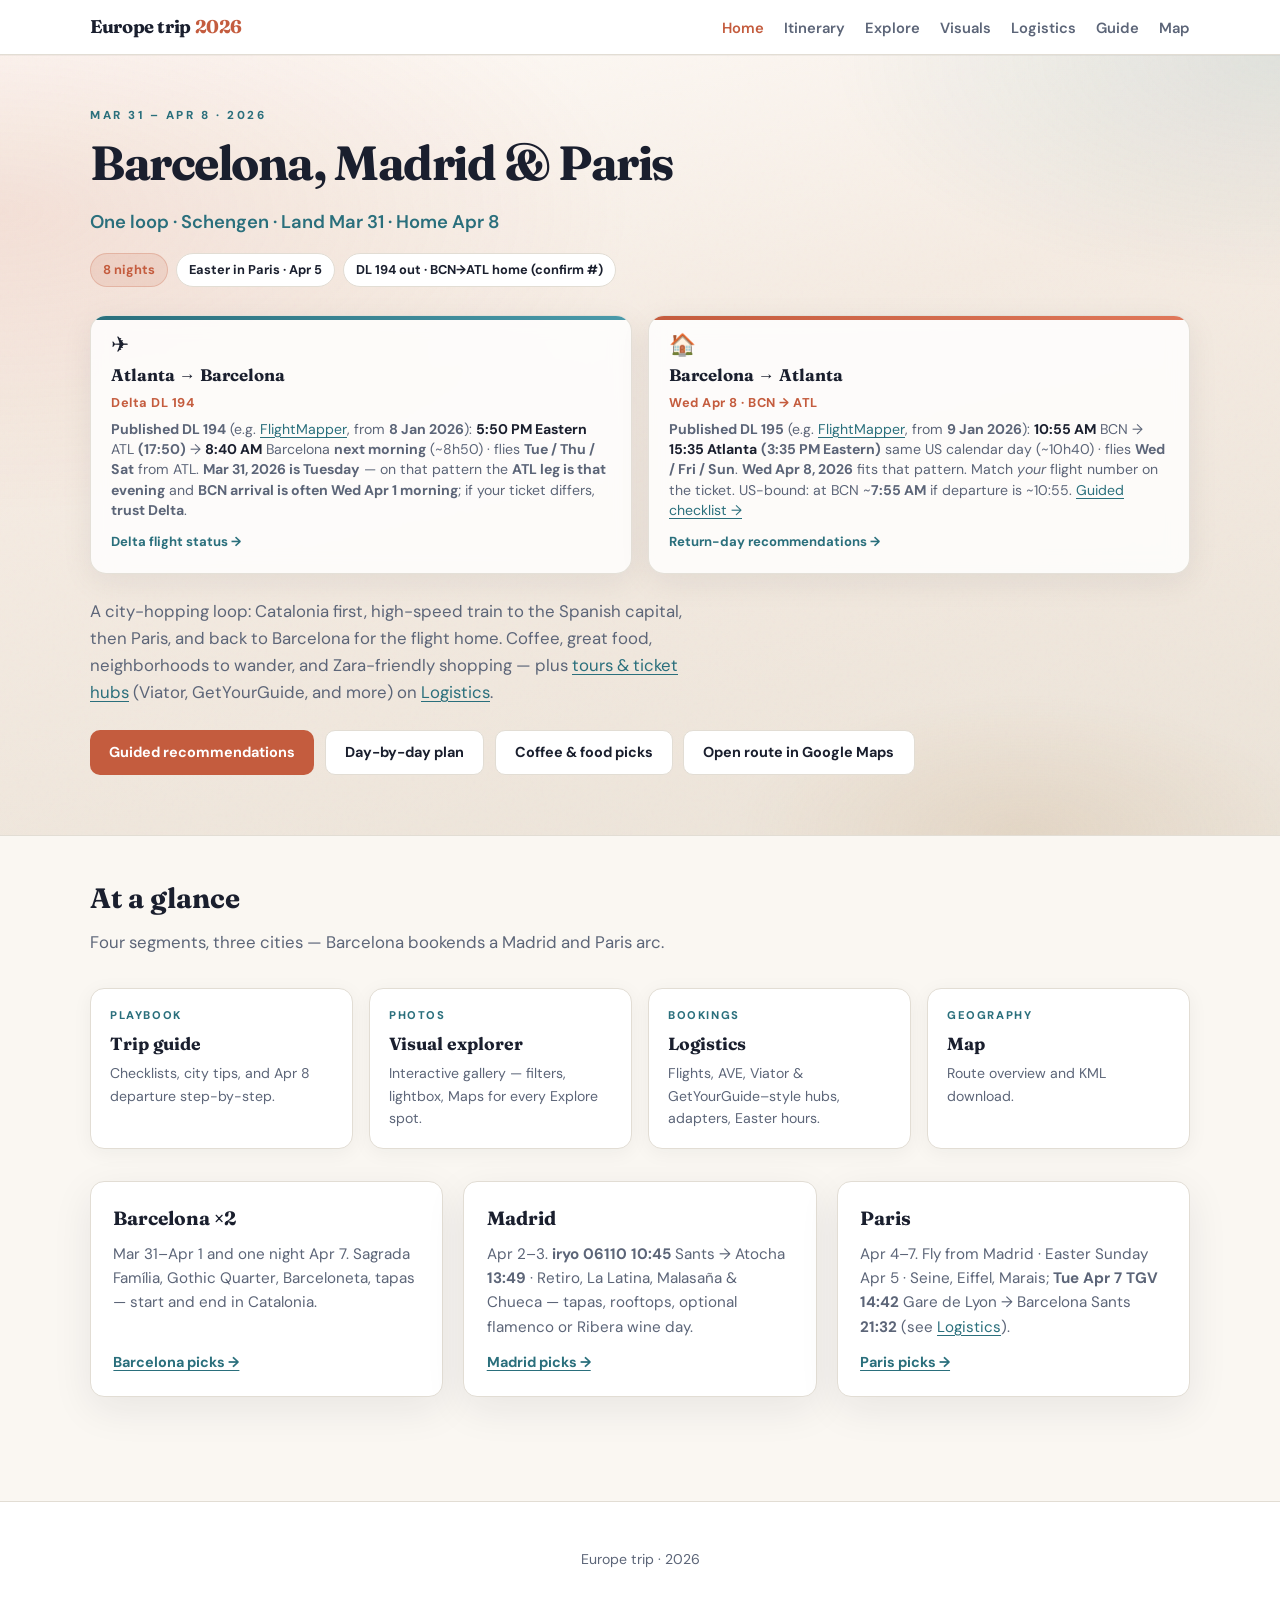
<file: public/index.html>
<!DOCTYPE html>
<html lang="en">
<head>
  <meta charset="UTF-8" />
  <meta name="viewport" content="width=device-width, initial-scale=1" />
  <meta name="description" content="Barcelona, Madrid &amp; Paris — Mar 31–Apr 8. Itinerary, spots, and logistics." />
  <title>Europe trip — Barcelona · Madrid · Paris</title>
  <link rel="preconnect" href="https://fonts.googleapis.com" />
  <link rel="preconnect" href="https://fonts.gstatic.com" crossorigin />
  <link href="https://fonts.googleapis.com/css2?family=DM+Sans:ital,opsz,wght@0,9..40,400;0,9..40,600;0,9..40,700&family=Fraunces:opsz,wght@9..144,600;9..144,700&display=swap" rel="stylesheet" />
  <link rel="stylesheet" href="css/main.css" />
</head>
<body>
  <script src="js/auth-config.js"></script>
  <script src="js/site-gate.js"></script>
  <header class="site-header">
    <div class="site-header__inner">
      <a class="logo" href="index.html">Europe trip <span>2026</span></a>
      <button type="button" class="nav-toggle" aria-expanded="false" aria-controls="site-nav">Menu</button>
      <nav class="site-nav" id="site-nav" aria-label="Main">
        <ul>
          <li><a href="index.html" aria-current="page">Home</a></li>
          <li><a href="itinerary.html">Itinerary</a></li>
          <li><a href="explore.html">Explore</a></li>
          <li><a href="visuals.html">Visuals</a></li>
          <li><a href="logistics.html">Logistics</a></li>
          <li><a href="guide.html">Guide</a></li>
          <li><a href="map.html">Map</a></li>
        </ul>
      </nav>
    </div>
  </header>

  <section class="hero hero--rich">
    <div class="wrap">
      <p class="hero__eyebrow">Mar 31 – Apr 8 · 2026</p>
      <h1>Barcelona, Madrid &amp; Paris</h1>
      <p class="hero__route">One loop · Schengen · Land Mar 31 · Home Apr 8</p>
      <div class="hero__meta">
        <span class="tag tag--accent">8 nights</span>
        <span class="tag">Easter in Paris · Apr 5</span>
        <span class="tag">DL 194 out · BCN→ATL home (confirm #)</span>
      </div>
      <div class="hero__flights" aria-label="Main flights">
        <article class="flight-card flight-card--out">
          <div class="flight-card__icon" aria-hidden="true">✈</div>
          <div class="flight-card__route">Atlanta → Barcelona</div>
          <div class="flight-card__meta">Delta DL 194</div>
          <p class="flight-card__detail"><strong>Published DL 194</strong> (e.g. <a href="https://info.flightmapper.net/flight/Delta_Air_Lines_DL_194" target="_blank" rel="noopener">FlightMapper</a>, from <strong>8 Jan 2026</strong>): <strong style="color:var(--ink)">5:50 PM Eastern</strong> ATL <strong>(17:50)</strong> → <strong style="color:var(--ink)">8:40 AM</strong> Barcelona <strong>next morning</strong> (~8h50) · flies <strong>Tue / Thu / Sat</strong> from ATL. <strong>Mar 31, 2026 is Tuesday</strong> — on that pattern the <strong>ATL leg is that evening</strong> and <strong>BCN arrival is often Wed Apr 1 morning</strong>; if your ticket differs, <strong>trust Delta</strong>.</p>
          <a class="flight-card__link" href="https://www.delta.com/flight-status/search" target="_blank" rel="noopener">Delta flight status →</a>
        </article>
        <article class="flight-card flight-card--home">
          <div class="flight-card__icon" aria-hidden="true">🏠</div>
          <div class="flight-card__route">Barcelona → Atlanta</div>
          <div class="flight-card__meta">Wed Apr 8 · BCN → ATL</div>
          <p class="flight-card__detail"><strong>Published DL 195</strong> (e.g. <a href="https://info.flightmapper.net/flight/Delta_Air_Lines_DL_195" target="_blank" rel="noopener">FlightMapper</a>, from <strong>9 Jan 2026</strong>): <strong style="color:var(--ink)">10:55 AM</strong> BCN → <strong style="color:var(--ink)">15:35 Atlanta</strong> <strong>(3:35 PM Eastern)</strong> same US calendar day (~10h40) · flies <strong>Wed / Fri / Sun</strong>. <strong>Wed Apr 8, 2026</strong> fits that pattern. Match <em>your</em> flight number on the ticket. US-bound: at BCN ~<strong>7:55 AM</strong> if departure is ~10:55. <a href="guide.html#apr8">Guided checklist →</a></p>
          <a class="flight-card__link" href="guide.html#apr8">Return-day recommendations →</a>
        </article>
      </div>
      <p class="hero__lead">
        A city-hopping loop: Catalonia first, high-speed train to the Spanish capital, then Paris, and back to Barcelona for the flight home. Coffee, great food, neighborhoods to wander, and Zara-friendly shopping — plus <a href="logistics.html#booking-sites">tours &amp; ticket hubs</a> (Viator, GetYourGuide, and more) on <a href="logistics.html">Logistics</a>.
      </p>
      <div class="btn-row">
        <a class="btn btn--primary" href="guide.html">Guided recommendations</a>
        <a class="btn btn--ghost" href="itinerary.html">Day-by-day plan</a>
        <a class="btn btn--ghost" href="explore.html">Coffee &amp; food picks</a>
        <a class="btn btn--ghost" href="https://www.google.com/maps/dir/Barcelona,+Spain/Madrid,+Spain/Paris,+France/Barcelona,+Spain" target="_blank" rel="noopener">Open route in Google Maps</a>
      </div>
    </div>
  </section>

  <main>
    <div class="wrap">
      <h2 class="section-title">At a glance</h2>
      <p class="section-lead">Four segments, three cities — Barcelona bookends a Madrid and Paris arc.</p>

      <div class="index-strip">
        <a class="strip-card" href="guide.html">
          <div class="strip-card__label">Playbook</div>
          <div class="strip-card__title">Trip guide</div>
          <p>Checklists, city tips, and Apr 8 departure step-by-step.</p>
        </a>
        <a class="strip-card" href="visuals.html">
          <div class="strip-card__label">Photos</div>
          <div class="strip-card__title">Visual explorer</div>
          <p>Interactive gallery — filters, lightbox, Maps for every Explore spot.</p>
        </a>
        <a class="strip-card" href="logistics.html">
          <div class="strip-card__label">Bookings</div>
          <div class="strip-card__title">Logistics</div>
          <p>Flights, AVE, Viator &amp; GetYourGuide–style hubs, adapters, Easter hours.</p>
        </a>
        <a class="strip-card" href="map.html">
          <div class="strip-card__label">Geography</div>
          <div class="strip-card__title">Map</div>
          <p>Route overview and KML download.</p>
        </a>
      </div>

      <div class="grid-3">
        <article class="card">
          <h3>Barcelona ×2</h3>
          <p>Mar 31–Apr 1 and one night Apr 7. Sagrada Família, Gothic Quarter, Barceloneta, tapas — start and end in Catalonia.</p>
          <a class="card__link" href="explore.html#barcelona">Barcelona picks →</a>
        </article>
        <article class="card">
          <h3>Madrid</h3>
          <p>Apr 2–3. <strong>iryo 06110</strong> <strong>10:45</strong> Sants → Atocha <strong>13:49</strong> · Retiro, La Latina, Malasaña &amp; Chueca — tapas, rooftops, optional flamenco or Ribera wine day.</p>
          <a class="card__link" href="explore.html#madrid">Madrid picks →</a>
        </article>
        <article class="card">
          <h3>Paris</h3>
          <p>Apr 4–7. Fly from Madrid · Easter Sunday Apr 5 · Seine, Eiffel, Marais; <strong>Tue Apr 7</strong> <strong>TGV</strong> <strong>14:42</strong> Gare de Lyon → Barcelona Sants <strong>21:32</strong> (see <a href="logistics.html#trains-paris-bcn">Logistics</a>).</p>
          <a class="card__link" href="explore.html#paris">Paris picks →</a>
        </article>
      </div>
    </div>
  </main>

  <footer class="site-footer">
    <div class="wrap">
      <p>Europe trip · <span id="js-year"></span></p>
    </div>
  </footer>
  <script src="js/main.js"></script>
</body>
</html>
</file>
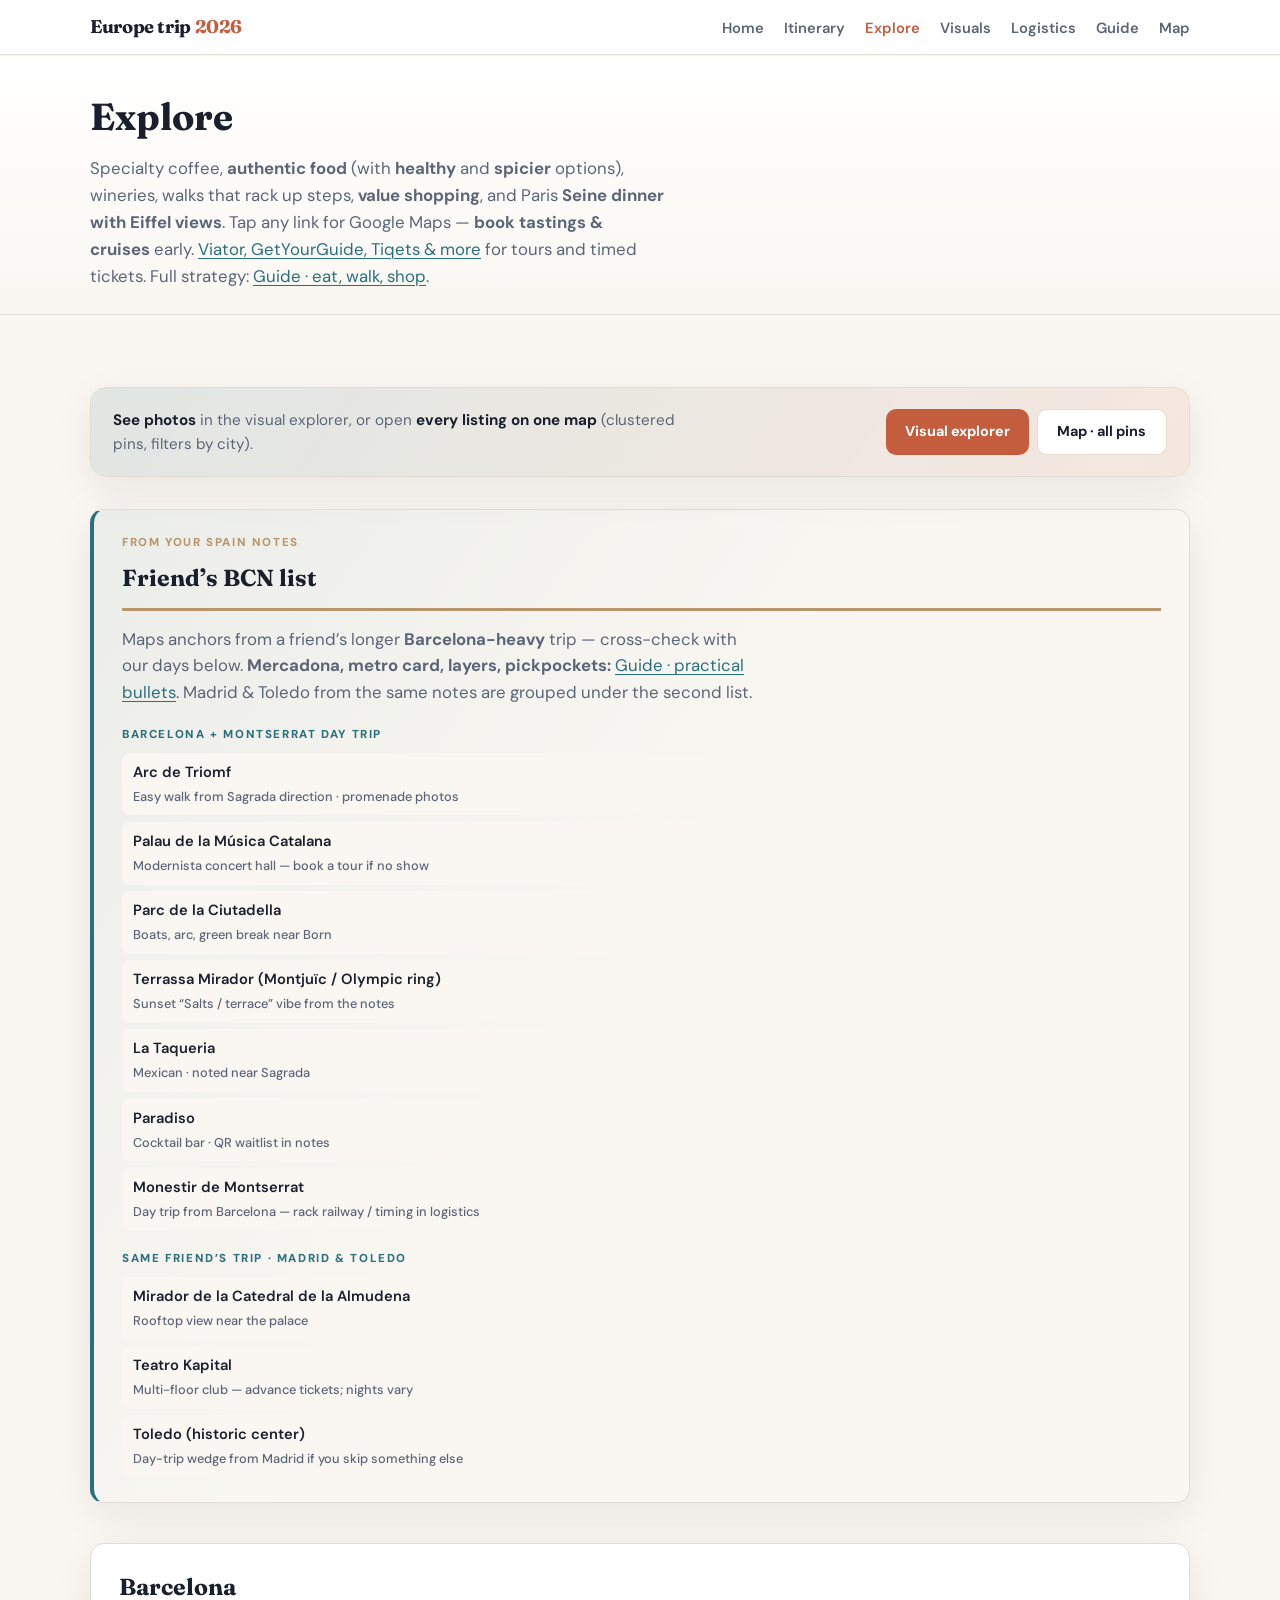
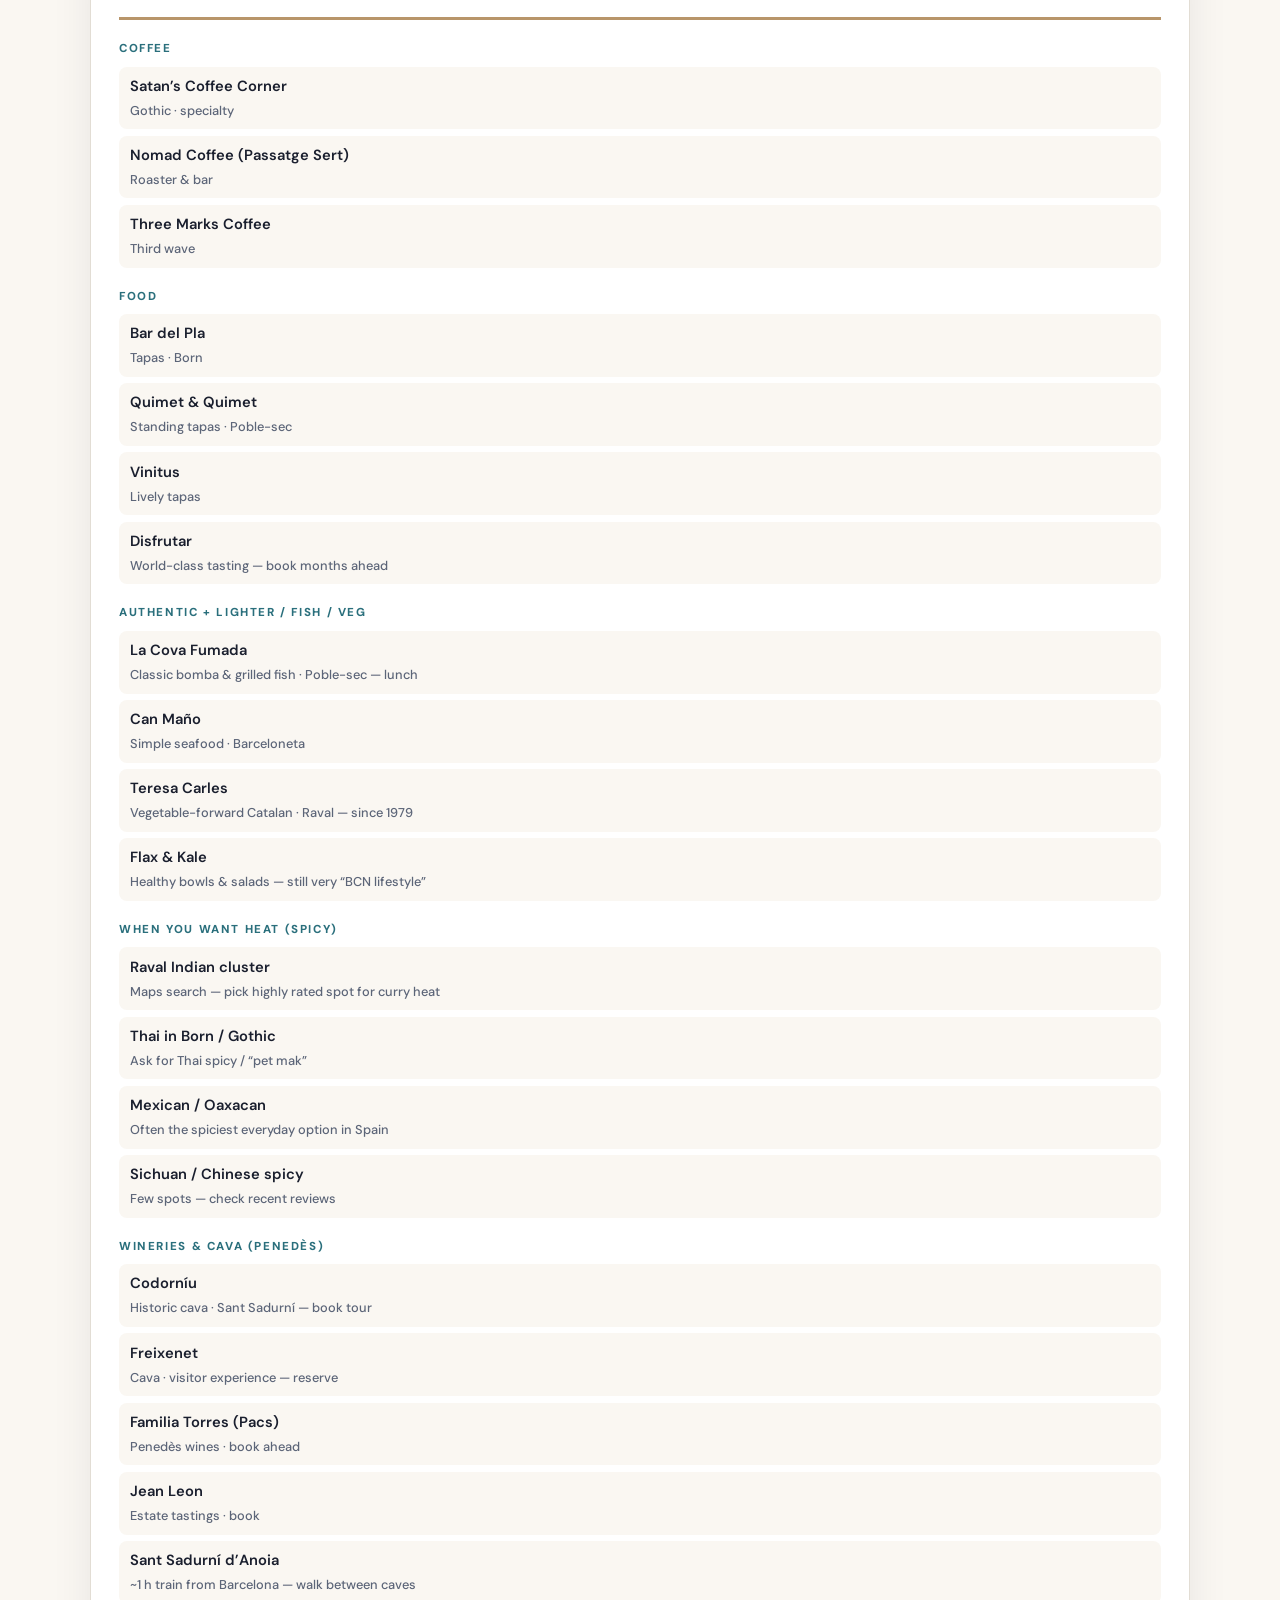
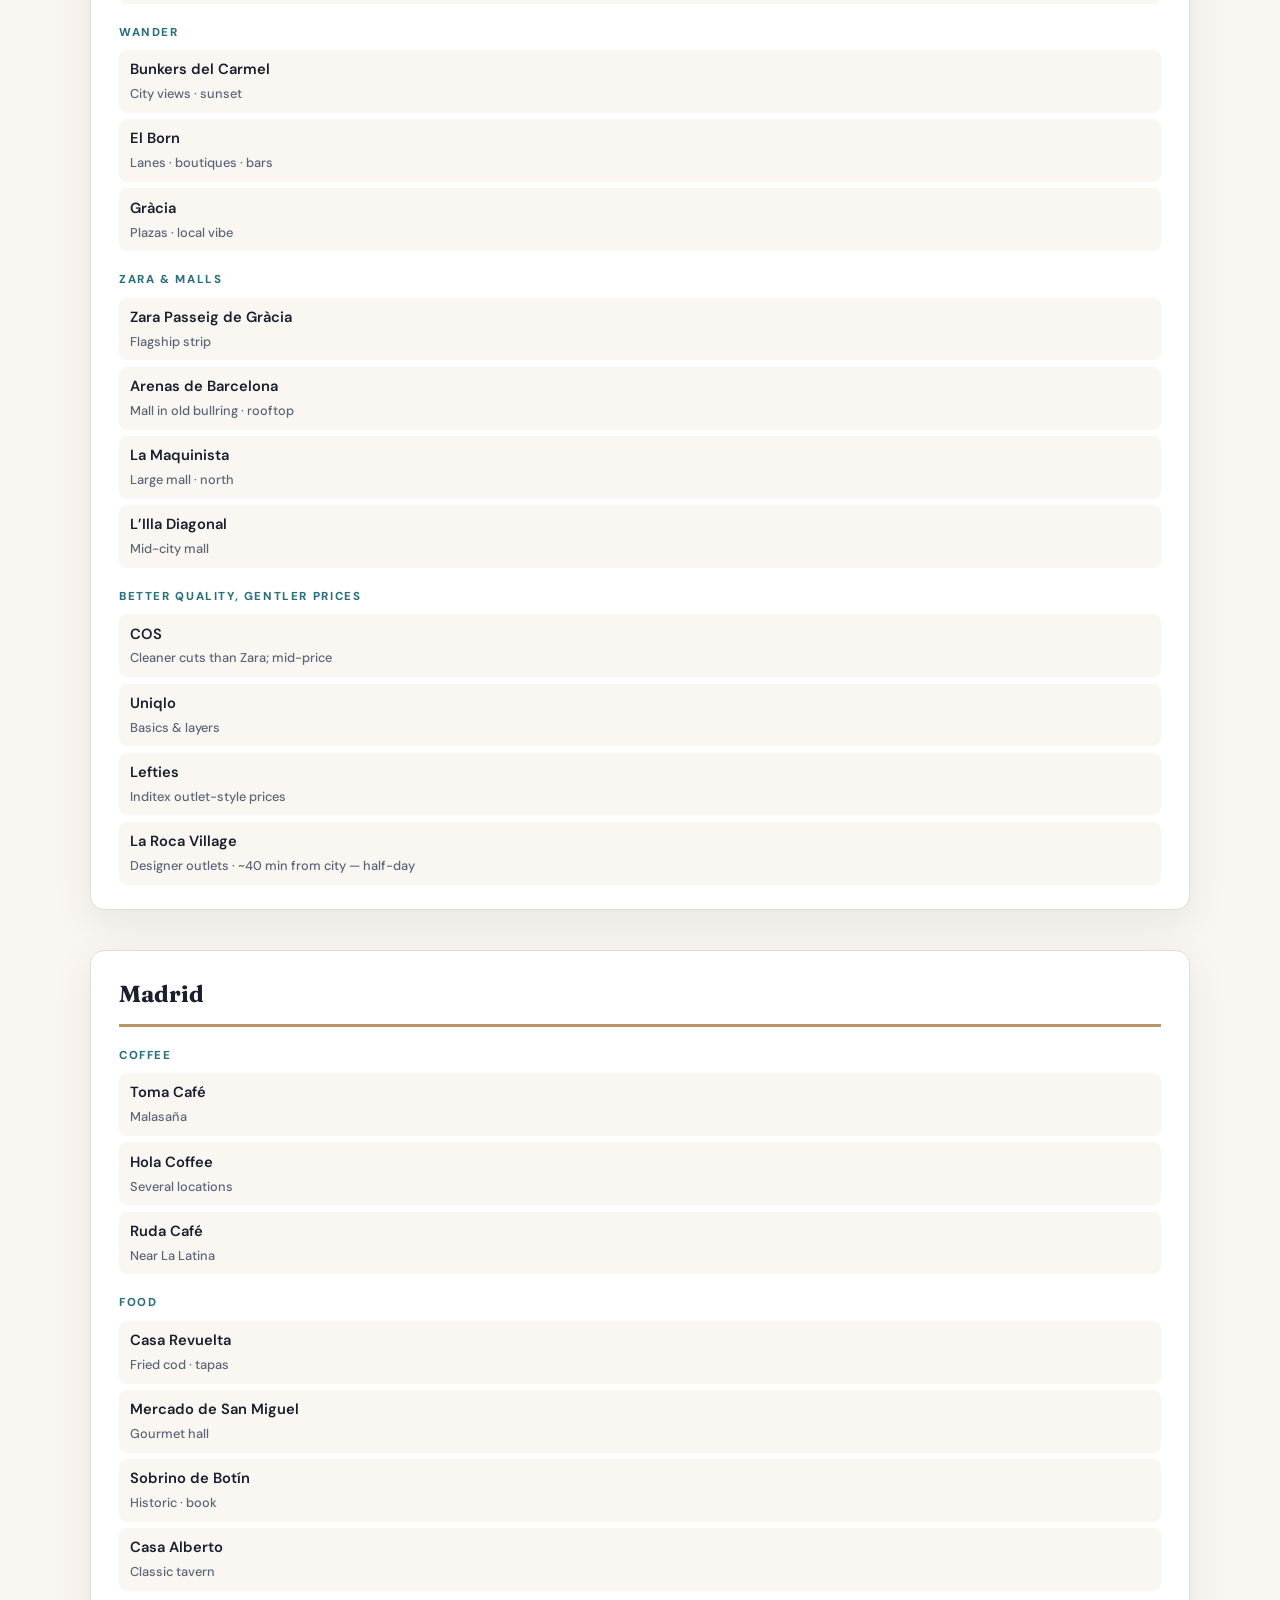
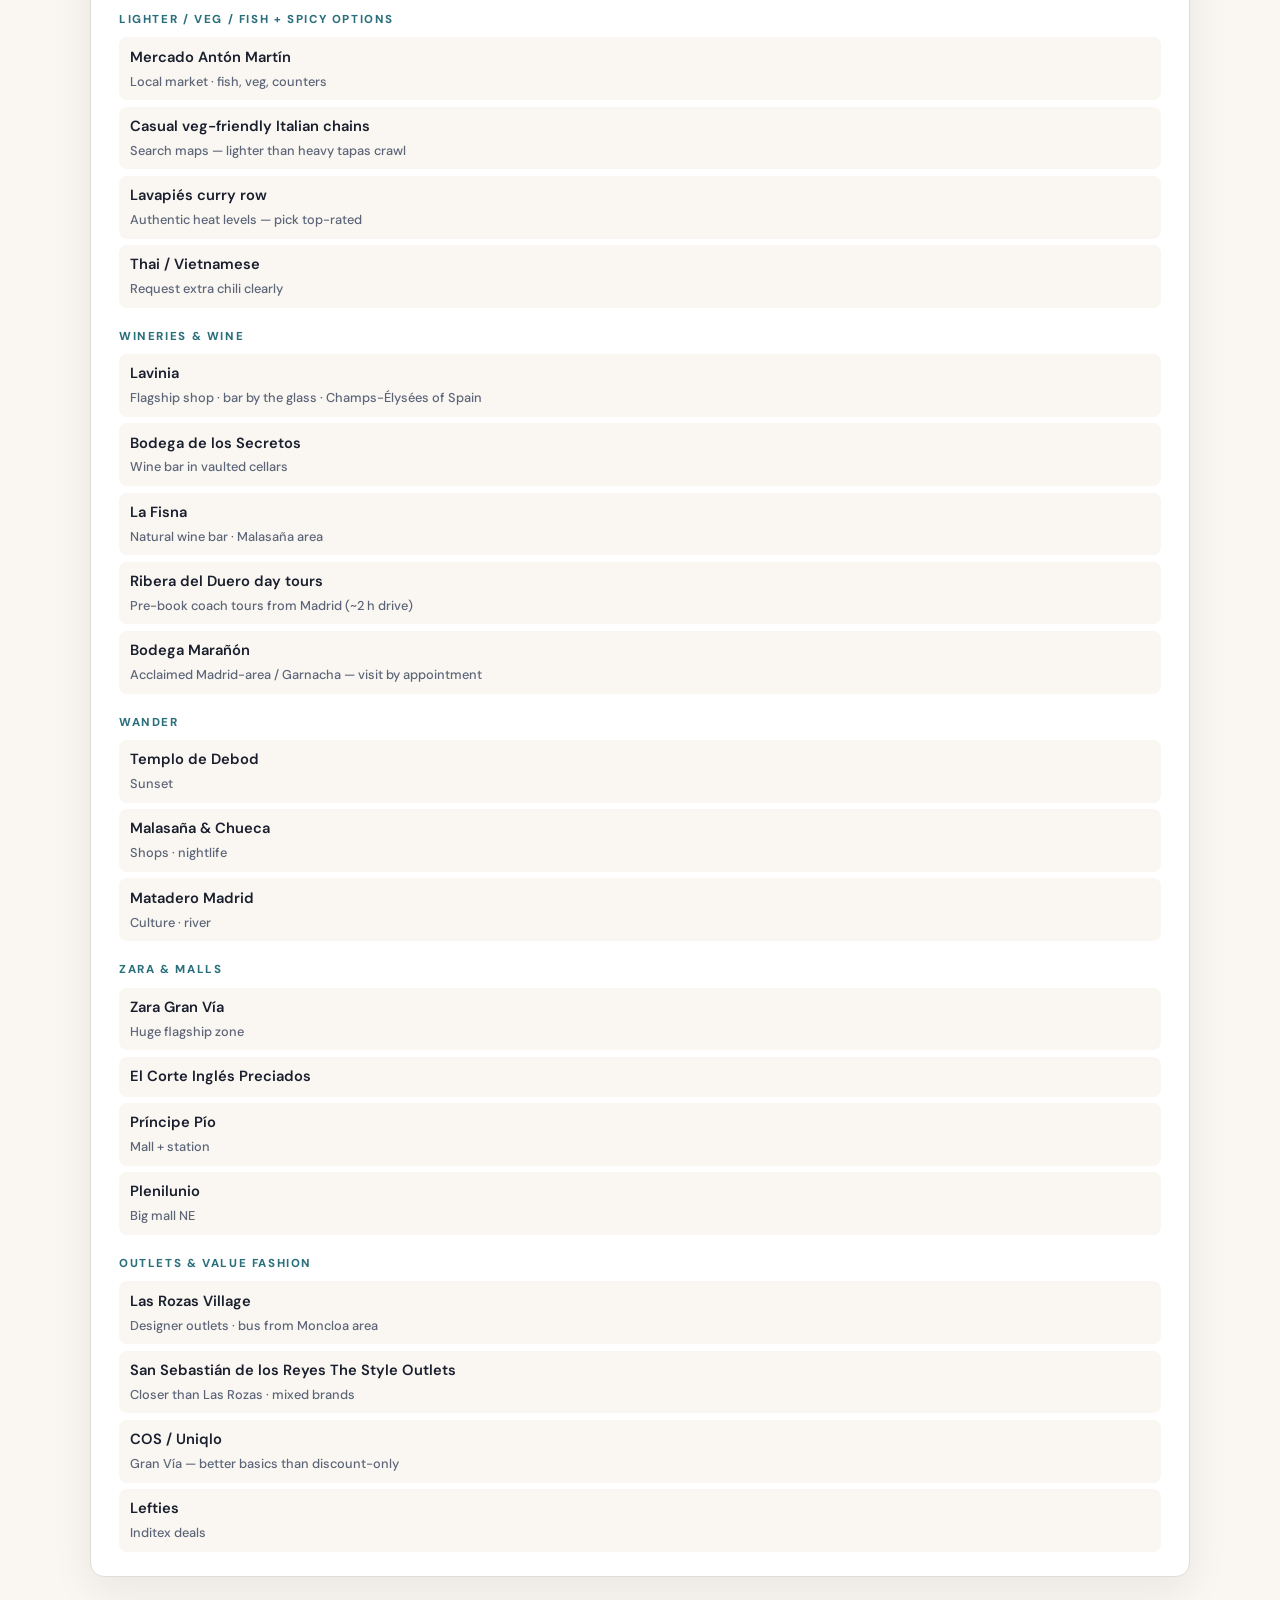
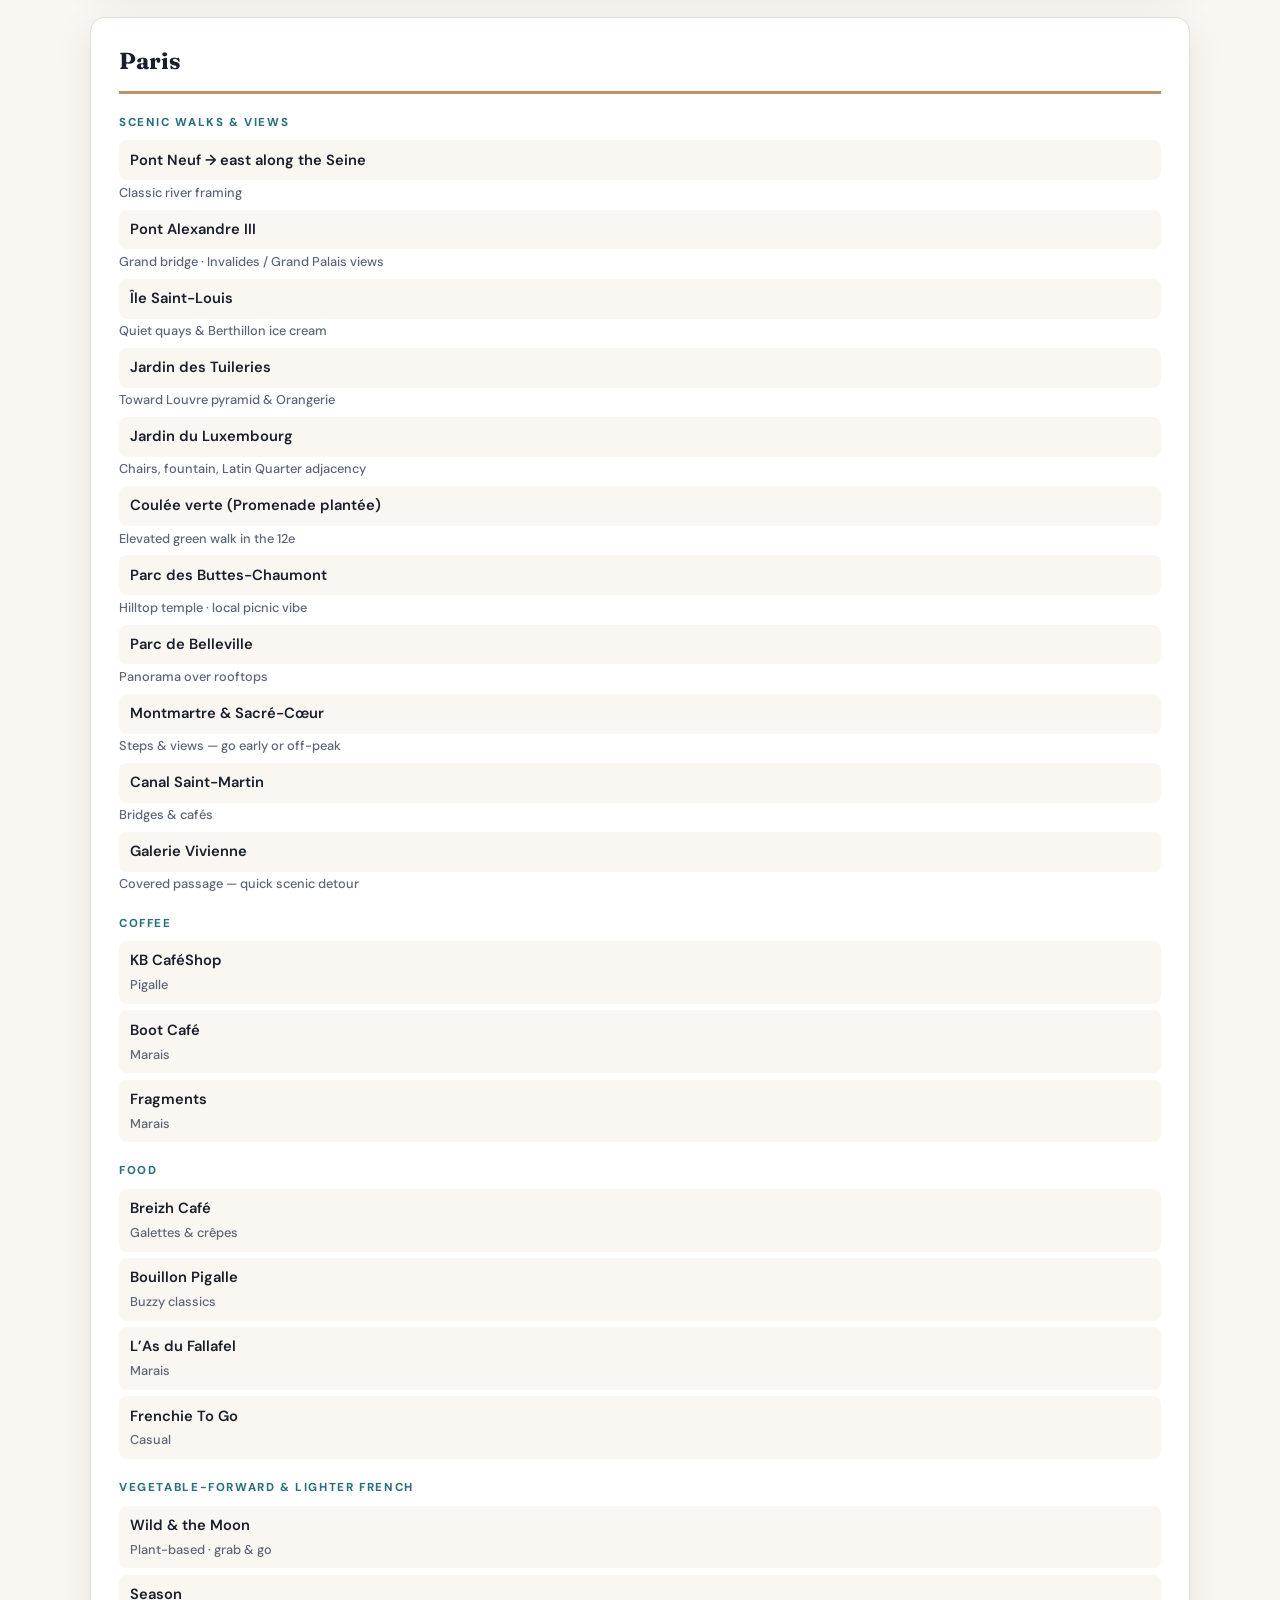
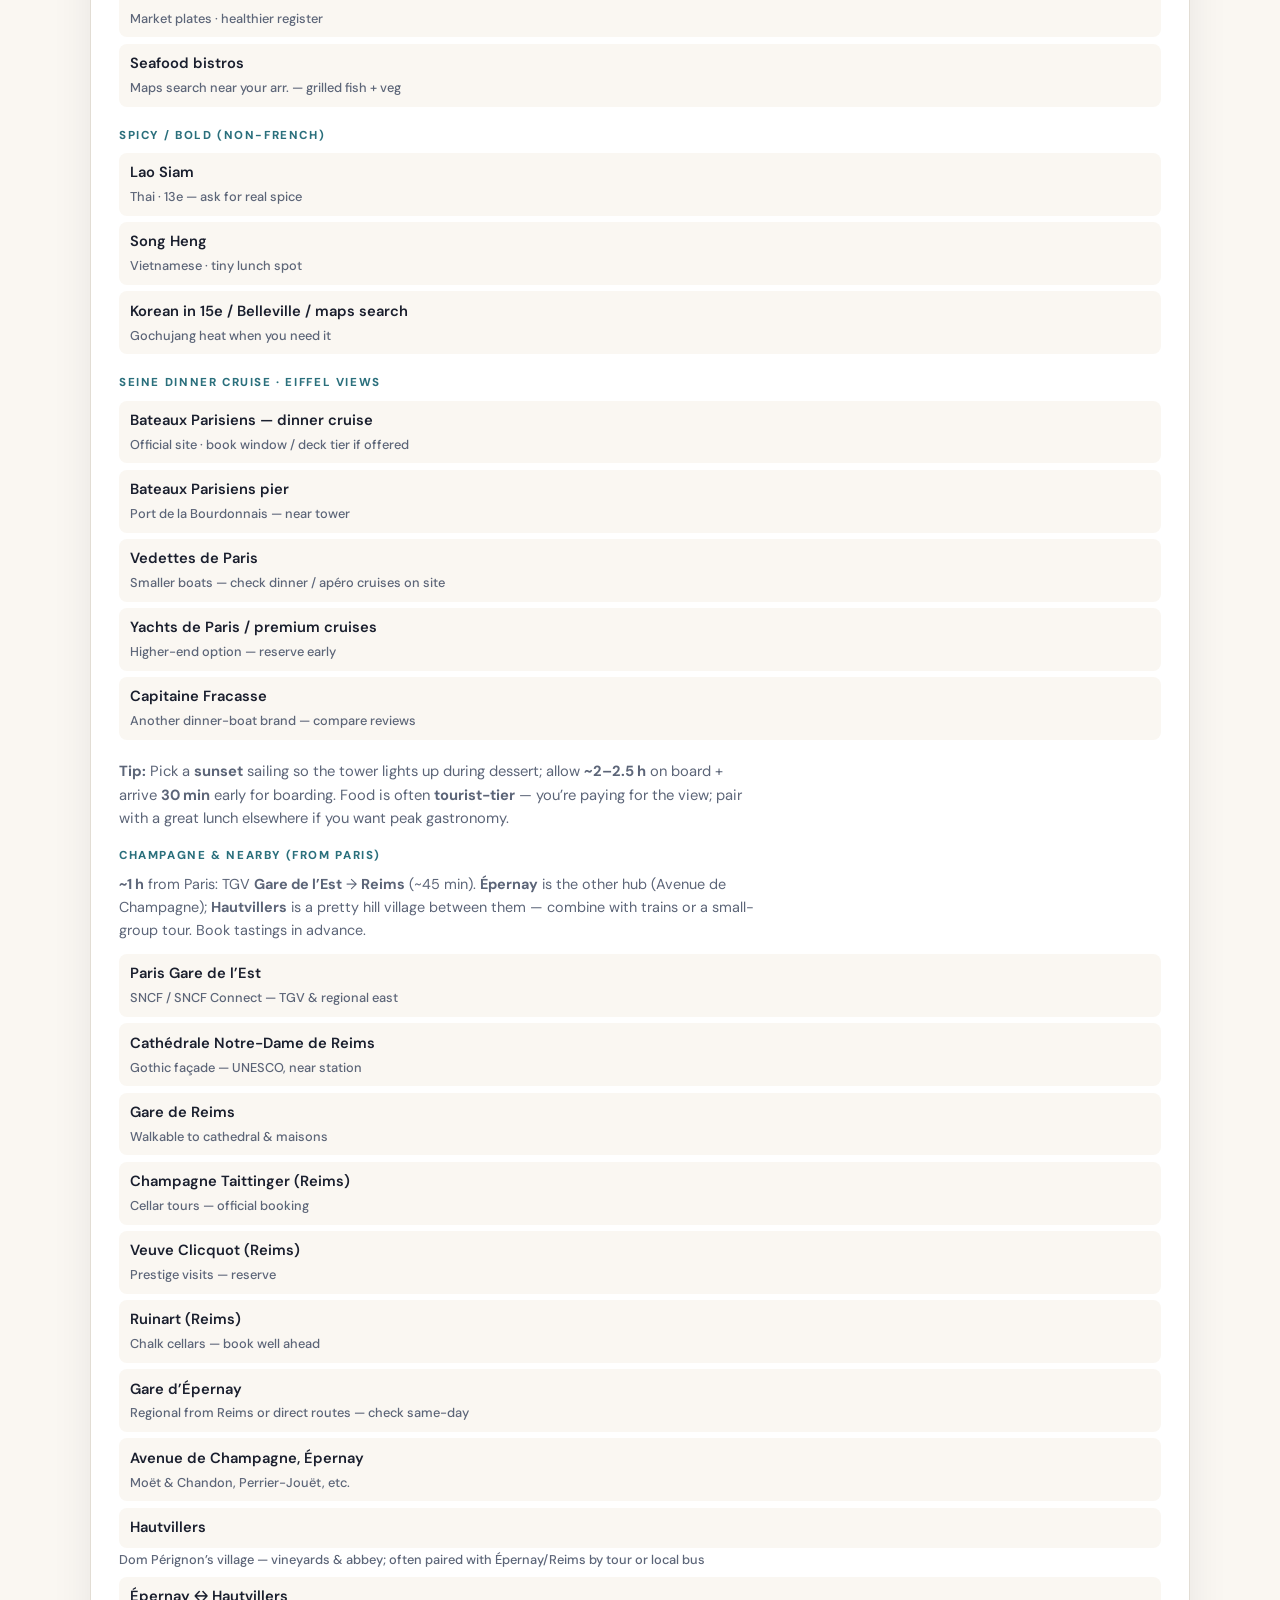
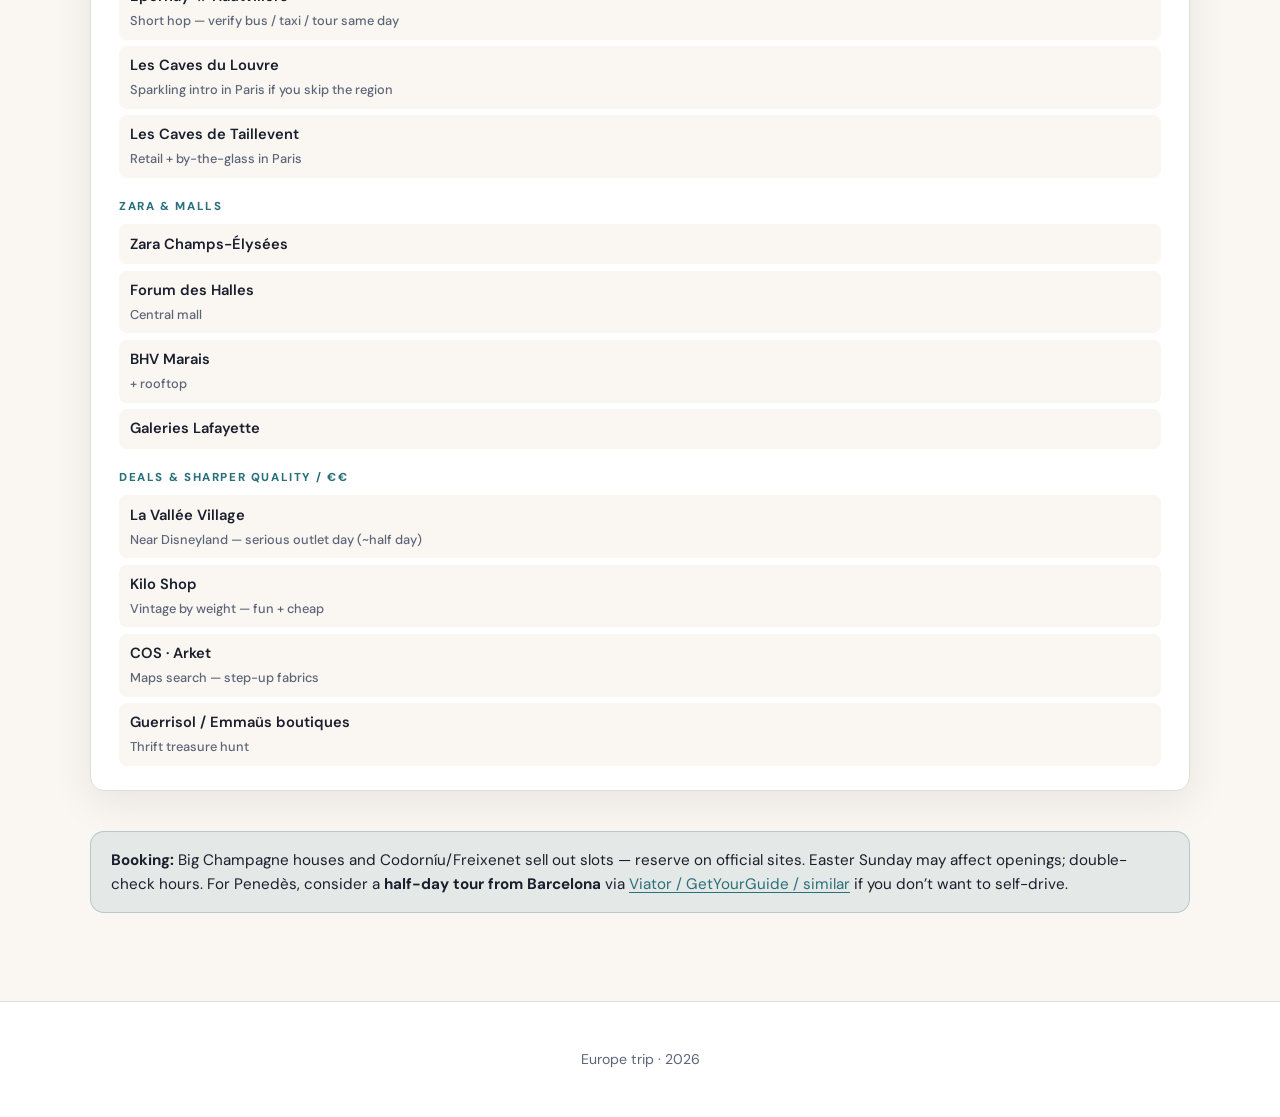
<file: public/explore.html>
<!DOCTYPE html>
<html lang="en">
<head>
  <meta charset="UTF-8" />
  <meta name="viewport" content="width=device-width, initial-scale=1" />
  <title>Explore — coffee, food, wineries, wander, shopping</title>
  <link rel="preconnect" href="https://fonts.googleapis.com" />
  <link rel="preconnect" href="https://fonts.gstatic.com" crossorigin />
  <link href="https://fonts.googleapis.com/css2?family=DM+Sans:ital,opsz,wght@0,9..40,400;0,9..40,600;0,9..40,700&family=Fraunces:opsz,wght@9..144,600;9..144,700&display=swap" rel="stylesheet" />
  <link rel="stylesheet" href="css/main.css" />
</head>
<body>
  <script src="js/auth-config.js"></script>
  <script src="js/site-gate.js"></script>
  <header class="site-header">
    <div class="site-header__inner">
      <a class="logo" href="index.html">Europe trip <span>2026</span></a>
      <button type="button" class="nav-toggle" aria-expanded="false" aria-controls="site-nav">Menu</button>
      <nav class="site-nav" id="site-nav" aria-label="Main">
        <ul>
          <li><a href="index.html">Home</a></li>
          <li><a href="itinerary.html">Itinerary</a></li>
          <li><a href="explore.html" aria-current="page">Explore</a></li>
          <li><a href="visuals.html">Visuals</a></li>
          <li><a href="logistics.html">Logistics</a></li>
          <li><a href="guide.html">Guide</a></li>
          <li><a href="map.html">Map</a></li>
        </ul>
      </nav>
    </div>
  </header>

  <div class="page-hero">
    <div class="wrap">
      <h1>Explore</h1>
      <p>Specialty coffee, <strong>authentic food</strong> (with <strong>healthy</strong> and <strong>spicier</strong> options), wineries, walks that rack up steps, <strong>value shopping</strong>, and Paris <strong>Seine dinner with Eiffel views</strong>. Tap any link for Google Maps — <strong>book tastings &amp; cruises</strong> early. <a href="logistics.html#booking-sites">Viator, GetYourGuide, Tiqets &amp; more</a> for tours and timed tickets. Full strategy: <a href="guide.html#eat-move-shop">Guide · eat, walk, shop</a>.</p>
    </div>
  </div>

  <main>
    <div class="wrap">
      <div class="explore-visual-cta">
        <p><strong>See photos</strong> in the visual explorer, or open <strong>every listing on one map</strong> (clustered pins, filters by city).</p>
        <div style="display:flex;flex-wrap:wrap;gap:0.5rem;">
          <a class="btn btn--primary" href="visuals.html">Visual explorer</a>
          <a class="btn btn--ghost" href="map.html#all-places">Map · all pins</a>
        </div>
      </div>

      <section class="city-block city-block--spain-notes" id="spain-notes" aria-labelledby="friends-bcn-heading">
        <p class="city-block__kicker">From your Spain notes</p>
        <h2 id="friends-bcn-heading">Friend’s BCN list</h2>
        <p class="section-lead city-block--spain-notes__lead">
          Maps anchors from a friend’s longer <strong>Barcelona-heavy</strong> trip — cross-check with our days below. <strong>Mercadona, metro card, layers, pickpockets:</strong> <a href="guide.html#spain-notes-practical">Guide · practical bullets</a>. Madrid &amp; Toledo from the same notes are grouped under the second list.
        </p>
        <div class="cat" id="friends-bcn-list">
          <div class="cat__label">Barcelona + Montserrat day trip</div>
          <ul class="spot-list spot-list--spain-notes">
            <li><a href="https://www.google.com/maps/search/?api=1&query=Arc+de+Triomf+Barcelona" target="_blank" rel="noopener">Arc de Triomf <small>Easy walk from Sagrada direction · promenade photos</small></a></li>
            <li><a href="https://www.google.com/maps/search/?api=1&query=Palau+de+la+M%C3%BAsica+Catalana+Barcelona" target="_blank" rel="noopener">Palau de la Música Catalana <small>Modernista concert hall — book a tour if no show</small></a></li>
            <li><a href="https://www.google.com/maps/search/?api=1&query=Parc+de+la+Ciutadella+Barcelona" target="_blank" rel="noopener">Parc de la Ciutadella <small>Boats, arc, green break near Born</small></a></li>
            <li><a href="https://www.google.com/maps/search/?api=1&query=Terrassa+Mirador+Estadi+Ol%C3%ADmpic+Barcelona" target="_blank" rel="noopener">Terrassa Mirador (Montjuïc / Olympic ring) <small>Sunset “Salts / terrace” vibe from the notes</small></a></li>
            <li><a href="https://www.google.com/maps/search/?api=1&query=La+Taqueria+Barcelona+Sagrada" target="_blank" rel="noopener">La Taqueria <small>Mexican · noted near Sagrada</small></a></li>
            <li><a href="https://www.google.com/maps/search/?api=1&query=Paradiso+Barcelona+speakeasy" target="_blank" rel="noopener">Paradiso <small>Cocktail bar · QR waitlist in notes</small></a></li>
            <li><a href="https://www.google.com/maps/search/?api=1&query=Monestir+de+Montserrat+Spain" target="_blank" rel="noopener">Monestir de Montserrat <small>Day trip from Barcelona — rack railway / timing in logistics</small></a></li>
          </ul>
        </div>
        <div class="cat">
          <div class="cat__label">Same friend’s trip · Madrid &amp; Toledo</div>
          <ul class="spot-list spot-list--spain-notes">
            <li><a href="https://www.google.com/maps/search/?api=1&query=Mirador+de+la+Catedral+de+la+Almudena+Madrid" target="_blank" rel="noopener">Mirador de la Catedral de la Almudena <small>Rooftop view near the palace</small></a></li>
            <li><a href="https://www.google.com/maps/search/?api=1&query=Teatro+Kapital+Madrid" target="_blank" rel="noopener">Teatro Kapital <small>Multi-floor club — advance tickets; nights vary</small></a></li>
            <li><a href="https://www.google.com/maps/search/?api=1&query=Toledo+Spain+historic+center" target="_blank" rel="noopener">Toledo (historic center) <small>Day-trip wedge from Madrid if you skip something else</small></a></li>
          </ul>
        </div>
      </section>

      <section class="city-block" id="barcelona">
        <h2>Barcelona</h2>
        <div class="cat">
          <div class="cat__label">Coffee</div>
          <ul class="spot-list">
            <li><a href="https://www.google.com/maps/search/?api=1&query=Satan%27s+Coffee+Corner+Barcelona" target="_blank" rel="noopener">Satan’s Coffee Corner <small>Gothic · specialty</small></a></li>
            <li><a href="https://www.google.com/maps/search/?api=1&query=Nomad+Coffee+Lab+Barcelona" target="_blank" rel="noopener">Nomad Coffee (Passatge Sert) <small>Roaster &amp; bar</small></a></li>
            <li><a href="https://www.google.com/maps/search/?api=1&query=Three+Marks+Coffee+Barcelona" target="_blank" rel="noopener">Three Marks Coffee <small>Third wave</small></a></li>
          </ul>
        </div>
        <div class="cat">
          <div class="cat__label">Food</div>
          <ul class="spot-list">
            <li><a href="https://www.google.com/maps/search/?api=1&query=Bar+del+Pla+Barcelona" target="_blank" rel="noopener">Bar del Pla <small>Tapas · Born</small></a></li>
            <li><a href="https://www.google.com/maps/search/?api=1&query=Quimet+Quimet+Barcelona" target="_blank" rel="noopener">Quimet &amp; Quimet <small>Standing tapas · Poble-sec</small></a></li>
            <li><a href="https://www.google.com/maps/search/?api=1&query=Vinitus+Barcelona" target="_blank" rel="noopener">Vinitus <small>Lively tapas</small></a></li>
            <li><a href="https://www.google.com/maps/search/?api=1&query=Disfrutar+Barcelona" target="_blank" rel="noopener">Disfrutar <small>World-class tasting — book months ahead</small></a></li>
          </ul>
        </div>
        <div class="cat">
          <div class="cat__label">Authentic + lighter / fish / veg</div>
          <ul class="spot-list">
            <li><a href="https://www.google.com/maps/search/?api=1&query=La+Cova+Fumada+Barcelona" target="_blank" rel="noopener">La Cova Fumada <small>Classic bomba &amp; grilled fish · Poble-sec — lunch</small></a></li>
            <li><a href="https://www.google.com/maps/search/?api=1&query=Can+Ma%C3%B1o+Barceloneta" target="_blank" rel="noopener">Can Maño <small>Simple seafood · Barceloneta</small></a></li>
            <li><a href="https://www.google.com/maps/search/?api=1&query=Teresa+Carles+Barcelona+Raval" target="_blank" rel="noopener">Teresa Carles <small>Vegetable-forward Catalan · Raval — since 1979</small></a></li>
            <li><a href="https://www.google.com/maps/search/?api=1&query=Flax+%26+Kale+Barcelona" target="_blank" rel="noopener">Flax &amp; Kale <small>Healthy bowls &amp; salads — still very “BCN lifestyle”</small></a></li>
          </ul>
        </div>
        <div class="cat">
          <div class="cat__label">When you want heat (spicy)</div>
          <ul class="spot-list">
            <li><a href="https://www.google.com/maps/search/?api=1&query=Indian+restaurant+Raval+Barcelona" target="_blank" rel="noopener">Raval Indian cluster <small>Maps search — pick highly rated spot for curry heat</small></a></li>
            <li><a href="https://www.google.com/maps/search/?api=1&query=Thai+restaurant+Barcelona+Born" target="_blank" rel="noopener">Thai in Born / Gothic <small>Ask for Thai spicy / “pet mak”</small></a></li>
            <li><a href="https://www.google.com/maps/search/?api=1&query=Mexican+restaurant+Barcelona+picante" target="_blank" rel="noopener">Mexican / Oaxacan <small>Often the spiciest everyday option in Spain</small></a></li>
            <li><a href="https://www.google.com/maps/search/?api=1&query=Sichuan+restaurant+Barcelona" target="_blank" rel="noopener">Sichuan / Chinese spicy <small>Few spots — check recent reviews</small></a></li>
          </ul>
        </div>
        <div class="cat">
          <div class="cat__label">Wineries &amp; Cava (Penedès)</div>
          <ul class="spot-list">
            <li><a href="https://www.google.com/maps/search/?api=1&query=Codorn%C3%ADu+Sant+Sadurn%C3%AD+d%27Anoia" target="_blank" rel="noopener">Codorníu <small>Historic cava · Sant Sadurní — book tour</small></a></li>
            <li><a href="https://www.google.com/maps/search/?api=1&query=Freixenet+Sant+Sadurn%C3%AD" target="_blank" rel="noopener">Freixenet <small>Cava · visitor experience — reserve</small></a></li>
            <li><a href="https://www.google.com/maps/search/?api=1&query=Bodegas+Torres+Pacs+del+Pened%C3%A8s" target="_blank" rel="noopener">Familia Torres (Pacs) <small>Penedès wines · book ahead</small></a></li>
            <li><a href="https://www.google.com/maps/search/?api=1&query=Jean+Leon+winery+Pened%C3%A8s" target="_blank" rel="noopener">Jean Leon <small>Estate tastings · book</small></a></li>
            <li><a href="https://www.google.com/maps/search/?api=1&query=Sant+Sadurn%C3%AD+d%27Anoia+train+station" target="_blank" rel="noopener">Sant Sadurní d’Anoia <small>~1 h train from Barcelona — walk between caves</small></a></li>
          </ul>
        </div>
        <div class="cat">
          <div class="cat__label">Wander</div>
          <ul class="spot-list">
            <li><a href="https://www.google.com/maps/search/?api=1&query=Bunkers+del+Carmel+Barcelona" target="_blank" rel="noopener">Bunkers del Carmel <small>City views · sunset</small></a></li>
            <li><a href="https://www.google.com/maps/search/?api=1&query=El+Born+Barcelona" target="_blank" rel="noopener">El Born <small>Lanes · boutiques · bars</small></a></li>
            <li><a href="https://www.google.com/maps/search/?api=1&query=Gr%C3%A0cia+Barcelona" target="_blank" rel="noopener">Gràcia <small>Plazas · local vibe</small></a></li>
          </ul>
        </div>
        <div class="cat">
          <div class="cat__label">Zara &amp; malls</div>
          <ul class="spot-list">
            <li><a href="https://www.google.com/maps/search/?api=1&query=Zara+Passeig+de+Gr%C3%A0cia+Barcelona" target="_blank" rel="noopener">Zara Passeig de Gràcia <small>Flagship strip</small></a></li>
            <li><a href="https://www.google.com/maps/search/?api=1&query=Arenas+de+Barcelona+shopping" target="_blank" rel="noopener">Arenas de Barcelona <small>Mall in old bullring · rooftop</small></a></li>
            <li><a href="https://www.google.com/maps/search/?api=1&query=La+Maquinista+Barcelona" target="_blank" rel="noopener">La Maquinista <small>Large mall · north</small></a></li>
            <li><a href="https://www.google.com/maps/search/?api=1&query=L%27Illa+Diagonal+Barcelona" target="_blank" rel="noopener">L’Illa Diagonal <small>Mid-city mall</small></a></li>
          </ul>
        </div>
        <div class="cat">
          <div class="cat__label">Better quality, gentler prices</div>
          <ul class="spot-list">
            <li><a href="https://www.google.com/maps/search/?api=1&query=COS+store+Barcelona" target="_blank" rel="noopener">COS <small>Cleaner cuts than Zara; mid-price</small></a></li>
            <li><a href="https://www.google.com/maps/search/?api=1&query=Uniqlo+Barcelona" target="_blank" rel="noopener">Uniqlo <small>Basics &amp; layers</small></a></li>
            <li><a href="https://www.google.com/maps/search/?api=1&query=Lefties+Barcelona" target="_blank" rel="noopener">Lefties <small>Inditex outlet-style prices</small></a></li>
            <li><a href="https://www.google.com/maps/search/?api=1&query=La+Roca+Village+outlet" target="_blank" rel="noopener">La Roca Village <small>Designer outlets · ~40 min from city — half-day</small></a></li>
          </ul>
        </div>
      </section>

      <section class="city-block" id="madrid">
        <h2>Madrid</h2>
        <div class="cat">
          <div class="cat__label">Coffee</div>
          <ul class="spot-list">
            <li><a href="https://www.google.com/maps/search/?api=1&query=Toma+Caf%C3%A9+Madrid" target="_blank" rel="noopener">Toma Café <small>Malasaña</small></a></li>
            <li><a href="https://www.google.com/maps/search/?api=1&query=Hola+Coffee+Madrid" target="_blank" rel="noopener">Hola Coffee <small>Several locations</small></a></li>
            <li><a href="https://www.google.com/maps/search/?api=1&query=Ruda+Caf%C3%A9+Madrid" target="_blank" rel="noopener">Ruda Café <small>Near La Latina</small></a></li>
          </ul>
        </div>
        <div class="cat">
          <div class="cat__label">Food</div>
          <ul class="spot-list">
            <li><a href="https://www.google.com/maps/search/?api=1&query=Casa+Revuelta+Madrid" target="_blank" rel="noopener">Casa Revuelta <small>Fried cod · tapas</small></a></li>
            <li><a href="https://www.google.com/maps/search/?api=1&query=Mercado+San+Miguel+Madrid" target="_blank" rel="noopener">Mercado de San Miguel <small>Gourmet hall</small></a></li>
            <li><a href="https://www.google.com/maps/search/?api=1&query=Sobrino+de+Bot%C3%ADn+Madrid" target="_blank" rel="noopener">Sobrino de Botín <small>Historic · book</small></a></li>
            <li><a href="https://www.google.com/maps/search/?api=1&query=Casa+Alberto+Madrid" target="_blank" rel="noopener">Casa Alberto <small>Classic tavern</small></a></li>
          </ul>
        </div>
        <div class="cat">
          <div class="cat__label">Lighter / veg / fish + spicy options</div>
          <ul class="spot-list">
            <li><a href="https://www.google.com/maps/search/?api=1&query=Mercado+Ant%C3%B3n+Mart%C3%ADn+Madrid" target="_blank" rel="noopener">Mercado Antón Martín <small>Local market · fish, veg, counters</small></a></li>
            <li><a href="https://www.google.com/maps/search/?api=1&query=Oven+Mozzarella+Gran+V%C3%ADa+Madrid" target="_blank" rel="noopener">Casual veg-friendly Italian chains <small>Search maps — lighter than heavy tapas crawl</small></a></li>
            <li><a href="https://www.google.com/maps/search/?api=1&query=Indian+restaurant+Lavapi%C3%A9s+Madrid" target="_blank" rel="noopener">Lavapiés curry row <small>Authentic heat levels — pick top-rated</small></a></li>
            <li><a href="https://www.google.com/maps/search/?api=1&query=Thai+restaurant+Chueca+Madrid" target="_blank" rel="noopener">Thai / Vietnamese <small>Request extra chili clearly</small></a></li>
          </ul>
        </div>
        <div class="cat">
          <div class="cat__label">Wineries &amp; wine</div>
          <ul class="spot-list">
            <li><a href="https://www.google.com/maps/search/?api=1&query=Lavinia+Madrid" target="_blank" rel="noopener">Lavinia <small>Flagship shop · bar by the glass · Champs-Élysées of Spain</small></a></li>
            <li><a href="https://www.google.com/maps/search/?api=1&query=Bodega+de+los+Secretos+Madrid" target="_blank" rel="noopener">Bodega de los Secretos <small>Wine bar in vaulted cellars</small></a></li>
            <li><a href="https://www.google.com/maps/search/?api=1&query=La+Fisna+Madrid+wine" target="_blank" rel="noopener">La Fisna <small>Natural wine bar · Malasaña area</small></a></li>
            <li><a href="https://www.google.com/maps/search/?api=1&query=Ribera+del+Duero+wine+tour+Madrid" target="_blank" rel="noopener">Ribera del Duero day tours <small>Pre-book coach tours from Madrid (~2 h drive)</small></a></li>
            <li><a href="https://www.google.com/maps/search/?api=1&query=Bodega+Mara%C3%B1%C3%B3n+winery+Spain" target="_blank" rel="noopener">Bodega Marañón <small>Acclaimed Madrid-area / Garnacha — visit by appointment</small></a></li>
          </ul>
        </div>
        <div class="cat">
          <div class="cat__label">Wander</div>
          <ul class="spot-list">
            <li><a href="https://www.google.com/maps/search/?api=1&query=Templo+de+Debod+Madrid" target="_blank" rel="noopener">Templo de Debod <small>Sunset</small></a></li>
            <li><a href="https://www.google.com/maps/search/?api=1&query=Malasa%C3%B1a+Madrid" target="_blank" rel="noopener">Malasaña &amp; Chueca <small>Shops · nightlife</small></a></li>
            <li><a href="https://www.google.com/maps/search/?api=1&query=Matadero+Madrid" target="_blank" rel="noopener">Matadero Madrid <small>Culture · river</small></a></li>
          </ul>
        </div>
        <div class="cat">
          <div class="cat__label">Zara &amp; malls</div>
          <ul class="spot-list">
            <li><a href="https://www.google.com/maps/search/?api=1&query=Zara+Gran+V%C3%ADa+Madrid" target="_blank" rel="noopener">Zara Gran Vía <small>Huge flagship zone</small></a></li>
            <li><a href="https://www.google.com/maps/search/?api=1&query=El+Corte+Ingl%C3%A9s+Preciados+Madrid" target="_blank" rel="noopener">El Corte Inglés Preciados</a></li>
            <li><a href="https://www.google.com/maps/search/?api=1&query=Centro+Comercial+Pr%C3%ADncipe+P%C3%ADo+Madrid" target="_blank" rel="noopener">Príncipe Pío <small>Mall + station</small></a></li>
            <li><a href="https://www.google.com/maps/search/?api=1&query=Plenilunio+Shopping+Madrid" target="_blank" rel="noopener">Plenilunio <small>Big mall NE</small></a></li>
          </ul>
        </div>
        <div class="cat">
          <div class="cat__label">Outlets &amp; value fashion</div>
          <ul class="spot-list">
            <li><a href="https://www.google.com/maps/search/?api=1&query=Las+Rozas+Village+outlet+Madrid" target="_blank" rel="noopener">Las Rozas Village <small>Designer outlets · bus from Moncloa area</small></a></li>
            <li><a href="https://www.google.com/maps/search/?api=1&query=San+Sebasti%C3%A1n+de+los+Reyes+The+Style+Outlets" target="_blank" rel="noopener">San Sebastián de los Reyes The Style Outlets <small>Closer than Las Rozas · mixed brands</small></a></li>
            <li><a href="https://www.google.com/maps/search/?api=1&query=COS+Gran+V%C3%ADa+Madrid" target="_blank" rel="noopener">COS / Uniqlo <small>Gran Vía — better basics than discount-only</small></a></li>
            <li><a href="https://www.google.com/maps/search/?api=1&query=Lefties+Madrid" target="_blank" rel="noopener">Lefties <small>Inditex deals</small></a></li>
          </ul>
        </div>
      </section>

      <section class="city-block" id="paris">
        <h2>Paris</h2>
        <div class="cat" id="paris-scenic">
          <div class="cat__label">Scenic walks &amp; views</div>
          <ul class="spot-list">
            <li><a href="https://www.google.com/maps/search/?api=1&query=Pont+Neuf+Paris" target="_blank" rel="noopener">Pont Neuf → east along the Seine</a> <small>Classic river framing</small></li>
            <li><a href="https://www.google.com/maps/search/?api=1&query=Pont+Alexandre+III+Paris" target="_blank" rel="noopener">Pont Alexandre III</a> <small>Grand bridge · Invalides / Grand Palais views</small></li>
            <li><a href="https://www.google.com/maps/search/?api=1&query=%C3%8Ele+Saint-Louis+Paris" target="_blank" rel="noopener">Île Saint-Louis</a> <small>Quiet quays &amp; Berthillon ice cream</small></li>
            <li><a href="https://www.google.com/maps/search/?api=1&query=Jardin+des+Tuileries+Paris" target="_blank" rel="noopener">Jardin des Tuileries</a> <small>Toward Louvre pyramid &amp; Orangerie</small></li>
            <li><a href="https://www.google.com/maps/search/?api=1&query=Jardin+du+Luxembourg+Paris" target="_blank" rel="noopener">Jardin du Luxembourg</a> <small>Chairs, fountain, Latin Quarter adjacency</small></li>
            <li><a href="https://www.google.com/maps/search/?api=1&query=Promenade+plant%C3%A9e+Paris+Coul%C3%A9e+verte" target="_blank" rel="noopener">Coulée verte (Promenade plantée)</a> <small>Elevated green walk in the 12e</small></li>
            <li><a href="https://www.google.com/maps/search/?api=1&query=Parc+des+Buttes-Chaumont+Paris" target="_blank" rel="noopener">Parc des Buttes-Chaumont</a> <small>Hilltop temple · local picnic vibe</small></li>
            <li><a href="https://www.google.com/maps/search/?api=1&query=Parc+de+Belleville+Paris" target="_blank" rel="noopener">Parc de Belleville</a> <small>Panorama over rooftops</small></li>
            <li><a href="https://www.google.com/maps/search/?api=1&query=Montmartre+Sacr%C3%A9-C%C5%93ur+Paris" target="_blank" rel="noopener">Montmartre &amp; Sacré-Cœur</a> <small>Steps &amp; views — go early or off-peak</small></li>
            <li><a href="https://www.google.com/maps/search/?api=1&query=Canal+Saint-Martin+Paris" target="_blank" rel="noopener">Canal Saint-Martin</a> <small>Bridges &amp; cafés</small></li>
            <li><a href="https://www.google.com/maps/search/?api=1&query=Galerie+Vivienne+Paris" target="_blank" rel="noopener">Galerie Vivienne</a> <small>Covered passage — quick scenic detour</small></li>
          </ul>
        </div>
        <div class="cat">
          <div class="cat__label">Coffee</div>
          <ul class="spot-list">
            <li><a href="https://www.google.com/maps/search/?api=1&query=KB+Caf%C3%A9Shop+Paris" target="_blank" rel="noopener">KB CaféShop <small>Pigalle</small></a></li>
            <li><a href="https://www.google.com/maps/search/?api=1&query=Boot+Caf%C3%A9+Paris" target="_blank" rel="noopener">Boot Café <small>Marais</small></a></li>
            <li><a href="https://www.google.com/maps/search/?api=1&query=Fragments+Paris+coffee" target="_blank" rel="noopener">Fragments <small>Marais</small></a></li>
          </ul>
        </div>
        <div class="cat">
          <div class="cat__label">Food</div>
          <ul class="spot-list">
            <li><a href="https://www.google.com/maps/search/?api=1&query=Breizh+Caf%C3%A9+Marais+Paris" target="_blank" rel="noopener">Breizh Café <small>Galettes &amp; crêpes</small></a></li>
            <li><a href="https://www.google.com/maps/search/?api=1&query=Bouillon+Pigalle+Paris" target="_blank" rel="noopener">Bouillon Pigalle <small>Buzzy classics</small></a></li>
            <li><a href="https://www.google.com/maps/search/?api=1&query=L%27As+du+Fallafel+Paris" target="_blank" rel="noopener">L’As du Fallafel <small>Marais</small></a></li>
            <li><a href="https://www.google.com/maps/search/?api=1&query=Frenchie+To+Go+Paris" target="_blank" rel="noopener">Frenchie To Go <small>Casual</small></a></li>
          </ul>
        </div>
        <div class="cat">
          <div class="cat__label">Vegetable-forward &amp; lighter French</div>
          <ul class="spot-list">
            <li><a href="https://www.google.com/maps/search/?api=1&query=Wild+%26+the+Moon+Paris" target="_blank" rel="noopener">Wild &amp; the Moon <small>Plant-based · grab &amp; go</small></a></li>
            <li><a href="https://www.google.com/maps/search/?api=1&query=Season+Restaurant+Paris" target="_blank" rel="noopener">Season <small>Market plates · healthier register</small></a></li>
            <li><a href="https://www.google.com/maps/search/?api=1&query=Poissonnerie+du+Paris+seafood+bistro" target="_blank" rel="noopener">Seafood bistros <small>Maps search near your arr. — grilled fish + veg</small></a></li>
          </ul>
        </div>
        <div class="cat">
          <div class="cat__label">Spicy / bold (non-French)</div>
          <ul class="spot-list">
            <li><a href="https://www.google.com/maps/search/?api=1&query=Lao+Siam+Paris+13" target="_blank" rel="noopener">Lao Siam <small>Thai · 13e — ask for real spice</small></a></li>
            <li><a href="https://www.google.com/maps/search/?api=1&query=Song+Heng+Paris" target="_blank" rel="noopener">Song Heng <small>Vietnamese · tiny lunch spot</small></a></li>
            <li><a href="https://www.google.com/maps/search/?api=1&query=Korean+restaurant+Paris+Marais" target="_blank" rel="noopener">Korean in 15e / Belleville / maps search <small>Gochujang heat when you need it</small></a></li>
          </ul>
        </div>
        <div class="cat" id="seine-dinner">
          <div class="cat__label">Seine dinner cruise · Eiffel views</div>
          <ul class="spot-list">
            <li><a href="https://www.bateauxparisiens.com/en/dinner-cruise" target="_blank" rel="noopener">Bateaux Parisiens — dinner cruise <small>Official site · book window / deck tier if offered</small></a></li>
            <li><a href="https://www.google.com/maps/search/?api=1&query=Bateaux+Parisiens+Port+de+la+Bourdonnais" target="_blank" rel="noopener">Bateaux Parisiens pier <small>Port de la Bourdonnais — near tower</small></a></li>
            <li><a href="https://www.vedettesdeparis.fr/en/" target="_blank" rel="noopener">Vedettes de Paris <small>Smaller boats — check dinner / apéro cruises on site</small></a></li>
            <li><a href="https://www.google.com/maps/search/?api=1&query=Yachts+de+Paris+dinner+cruise" target="_blank" rel="noopener">Yachts de Paris / premium cruises <small>Higher-end option — reserve early</small></a></li>
            <li><a href="https://www.google.com/maps/search/?api=1&query=Capitaine+Fracasse+dinner+cruise+Seine" target="_blank" rel="noopener">Capitaine Fracasse <small>Another dinner-boat brand — compare reviews</small></a></li>
          </ul>
        </div>
        <p class="section-lead" style="margin:0 0 1rem;font-size:0.92rem;color:var(--muted);"><strong>Tip:</strong> Pick a <strong>sunset</strong> sailing so the tower lights up during dessert; allow <strong>~2–2.5 h</strong> on board + arrive <strong>30 min</strong> early for boarding. Food is often <strong>tourist-tier</strong> — you’re paying for the view; pair with a great lunch elsewhere if you want peak gastronomy.</p>
        <div class="cat" id="champagne">
          <div class="cat__label">Champagne &amp; nearby (from Paris)</div>
          <p class="section-lead" style="margin:0 0 0.75rem;font-size:0.9rem;color:var(--muted);"><strong>~1 h</strong> from Paris: TGV <strong>Gare de l’Est</strong> → <strong>Reims</strong> (~45 min). <strong>Épernay</strong> is the other hub (Avenue de Champagne); <strong>Hautvillers</strong> is a pretty hill village between them — combine with trains or a small-group tour. Book tastings in advance.</p>
          <ul class="spot-list">
            <li><a href="https://www.google.com/maps/search/?api=1&query=Gare+de+l%27Est+Paris" target="_blank" rel="noopener">Paris Gare de l’Est <small>SNCF / SNCF Connect — TGV &amp; regional east</small></a></li>
            <li><a href="https://www.google.com/maps/search/?api=1&query=Cath%C3%A9drale+Notre-Dame+de+Reims" target="_blank" rel="noopener">Cathédrale Notre-Dame de Reims <small>Gothic façade — UNESCO, near station</small></a></li>
            <li><a href="https://www.google.com/maps/search/?api=1&query=Gare+de+Reims" target="_blank" rel="noopener">Gare de Reims <small>Walkable to cathedral &amp; maisons</small></a></li>
            <li><a href="https://www.google.com/maps/search/?api=1&query=Taittinger+Reims+Champagne" target="_blank" rel="noopener">Champagne Taittinger (Reims) <small>Cellar tours — official booking</small></a></li>
            <li><a href="https://www.google.com/maps/search/?api=1&query=Veuve+Clicquot+Reims" target="_blank" rel="noopener">Veuve Clicquot (Reims) <small>Prestige visits — reserve</small></a></li>
            <li><a href="https://www.google.com/maps/search/?api=1&query=Maison+Ruinart+Reims" target="_blank" rel="noopener">Ruinart (Reims) <small>Chalk cellars — book well ahead</small></a></li>
            <li><a href="https://www.google.com/maps/search/?api=1&query=Gare+d%27%C3%89pernay" target="_blank" rel="noopener">Gare d’Épernay <small>Regional from Reims or direct routes — check same-day</small></a></li>
            <li><a href="https://www.google.com/maps/search/?api=1&query=Avenue+de+Champagne+%C3%89pernay" target="_blank" rel="noopener">Avenue de Champagne, Épernay <small>Moët &amp; Chandon, Perrier-Jouët, etc.</small></a></li>
            <li><a href="https://www.google.com/maps/search/?api=1&query=Hautvillers+France+Champagne" target="_blank" rel="noopener">Hautvillers</a> <small>Dom Pérignon’s village — vineyards &amp; abbey; often paired with Épernay/Reims by tour or local bus</small></li>
            <li><a href="https://www.google.com/maps/search/?api=1&query=%C3%89pernay+to+Hautvillers" target="_blank" rel="noopener">Épernay ↔ Hautvillers <small>Short hop — verify bus / taxi / tour same day</small></a></li>
            <li><a href="https://www.google.com/maps/search/?api=1&query=Les+Caves+du+Louvre+Paris" target="_blank" rel="noopener">Les Caves du Louvre <small>Sparkling intro in Paris if you skip the region</small></a></li>
            <li><a href="https://www.google.com/maps/search/?api=1&query=Caves+Taillevent+Paris" target="_blank" rel="noopener">Les Caves de Taillevent <small>Retail + by-the-glass in Paris</small></a></li>
          </ul>
        </div>
        <div class="cat">
          <div class="cat__label">Zara &amp; malls</div>
          <ul class="spot-list">
            <li><a href="https://www.google.com/maps/search/?api=1&query=Zara+Champs-%C3%89lys%C3%A9es+Paris" target="_blank" rel="noopener">Zara Champs-Élysées</a></li>
            <li><a href="https://www.google.com/maps/search/?api=1&query=Forum+des+Halles+Paris" target="_blank" rel="noopener">Forum des Halles <small>Central mall</small></a></li>
            <li><a href="https://www.google.com/maps/search/?api=1&query=BHV+Marais+Paris" target="_blank" rel="noopener">BHV Marais <small>+ rooftop</small></a></li>
            <li><a href="https://www.google.com/maps/search/?api=1&query=Galeries+Lafayette+Haussmann+Paris" target="_blank" rel="noopener">Galeries Lafayette</a></li>
          </ul>
        </div>
        <div class="cat">
          <div class="cat__label">Deals &amp; sharper quality / €€</div>
          <ul class="spot-list">
            <li><a href="https://www.google.com/maps/search/?api=1&query=La+Vall%C3%A9e+Village+outlet+Paris" target="_blank" rel="noopener">La Vallée Village <small>Near Disneyland — serious outlet day (~half day)</small></a></li>
            <li><a href="https://www.google.com/maps/search/?api=1&query=Kilo+Shop+Marais+Paris" target="_blank" rel="noopener">Kilo Shop <small>Vintage by weight — fun + cheap</small></a></li>
            <li><a href="https://www.google.com/maps/search/?api=1&query=COS+Paris+Rue+de+Rennes" target="_blank" rel="noopener">COS · Arket <small>Maps search — step-up fabrics</small></a></li>
            <li><a href="https://www.google.com/maps/search/?api=1&query=Guerrisol+vintage+Paris" target="_blank" rel="noopener">Guerrisol / Emmaüs boutiques <small>Thrift treasure hunt</small></a></li>
          </ul>
        </div>
      </section>


      <div class="callout callout--info">
        <strong>Booking:</strong> Big Champagne houses and Codorníu/Freixenet sell out slots — reserve on official sites. Easter Sunday may affect openings; double-check hours. For Penedès, consider a <strong>half-day tour from Barcelona</strong> via <a href="logistics.html#booking-sites">Viator / GetYourGuide / similar</a> if you don’t want to self-drive.
      </div>
    </div>
  </main>

  <footer class="site-footer">
    <div class="wrap">
      <p>Europe trip · <span id="js-year"></span></p>
    </div>
  </footer>
  <script src="js/main.js"></script>
</body>
</html>
</file>
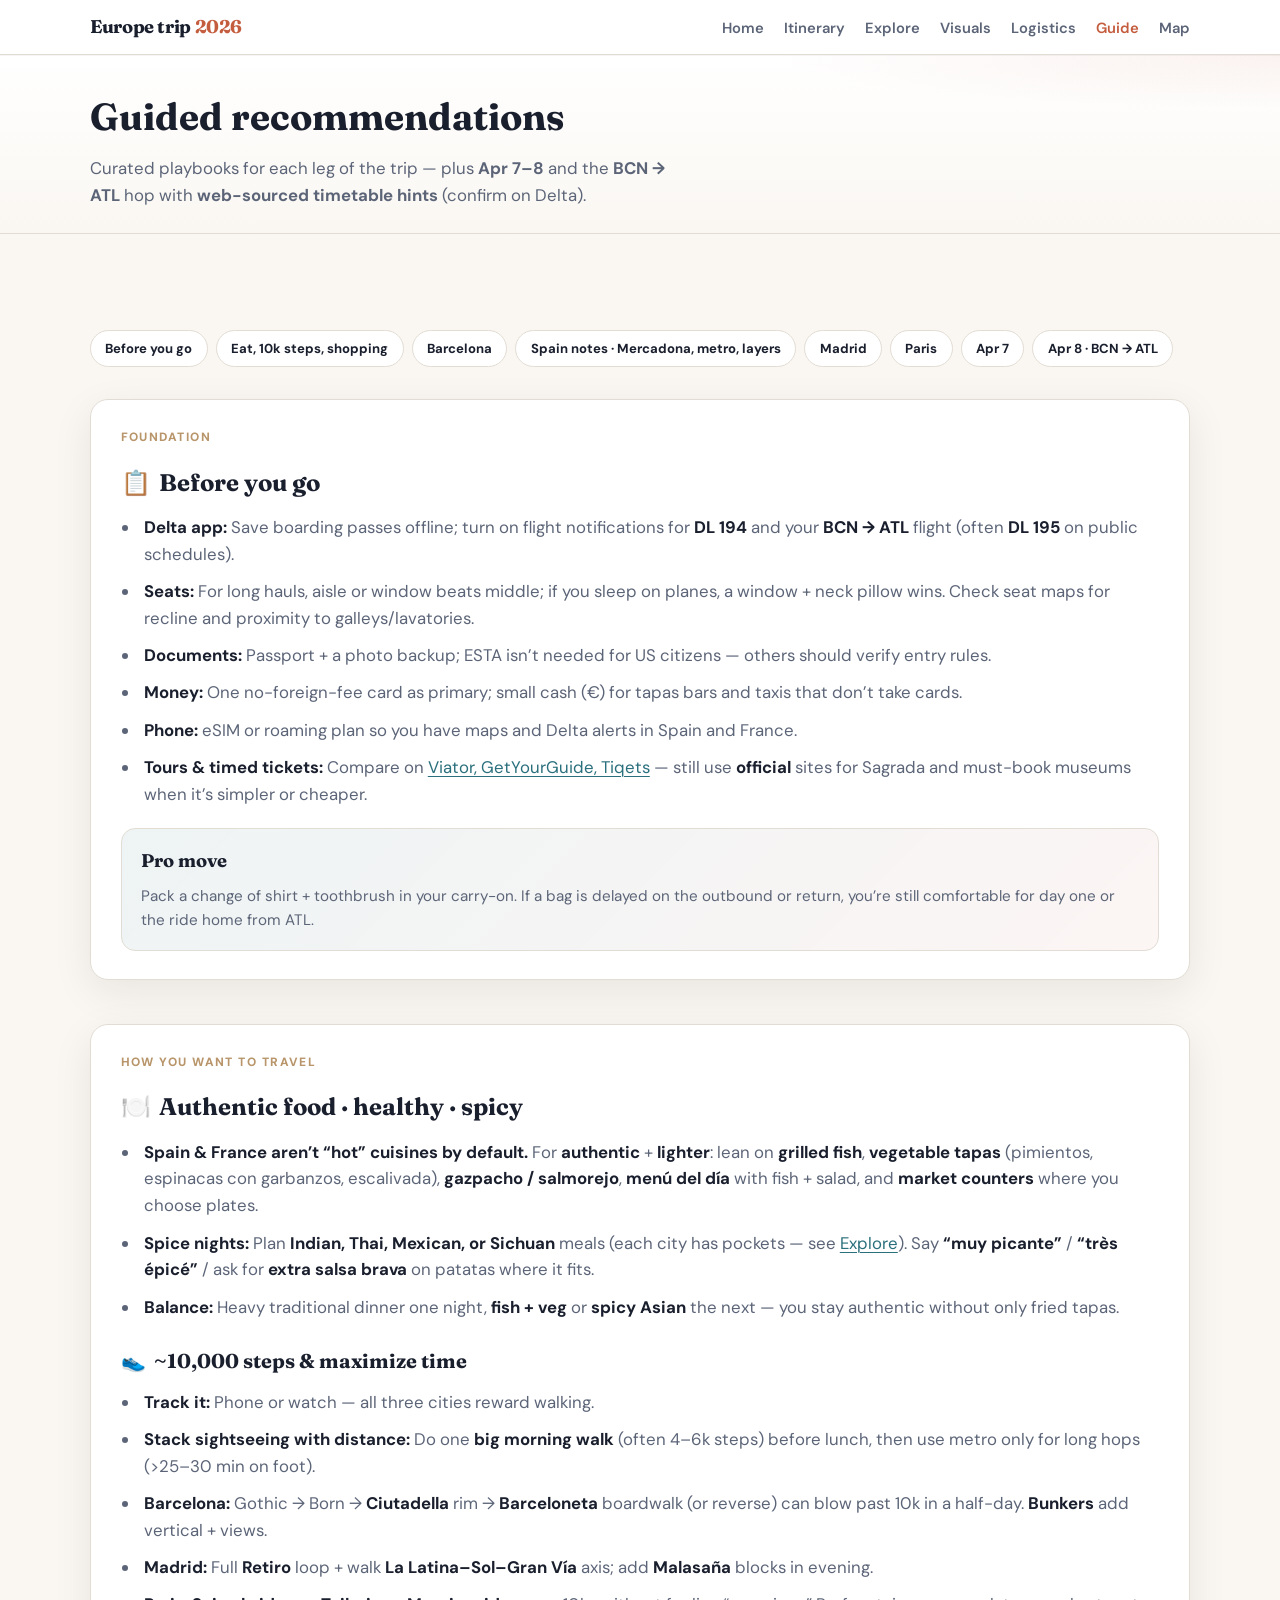
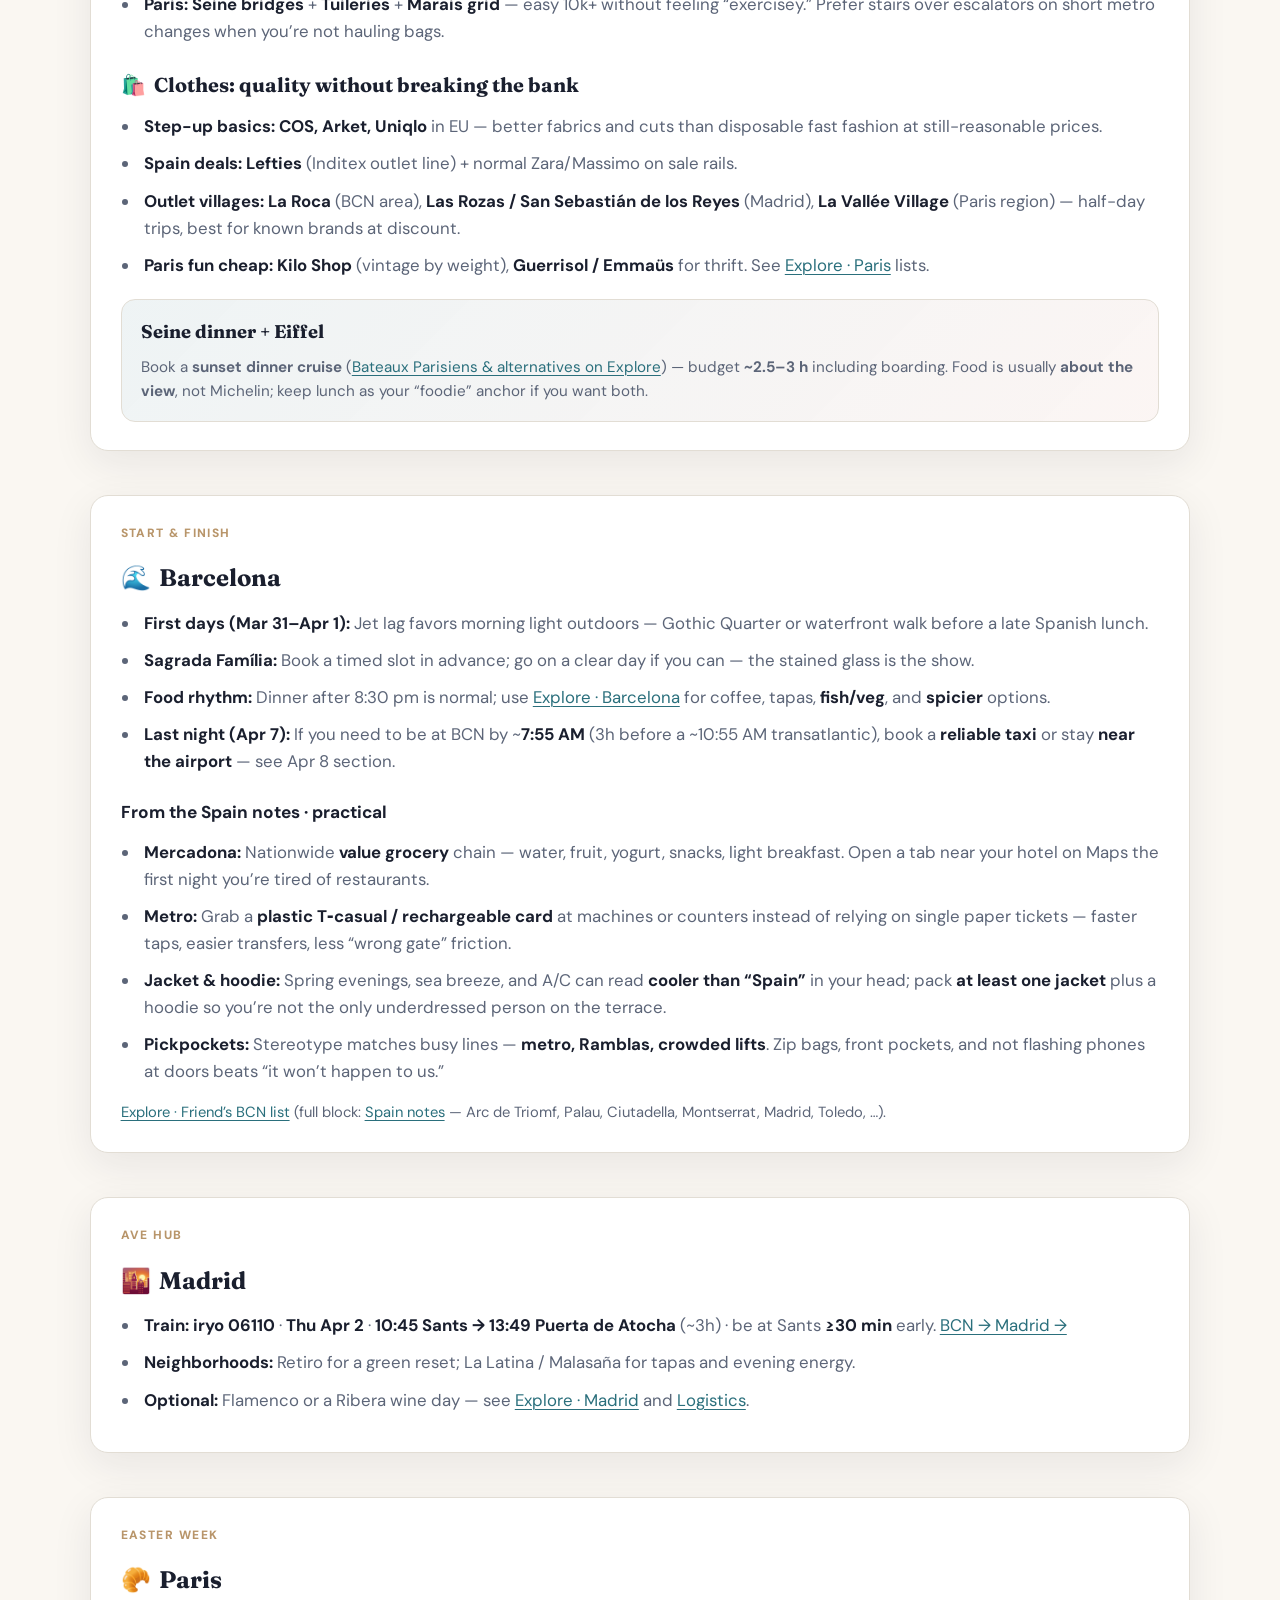
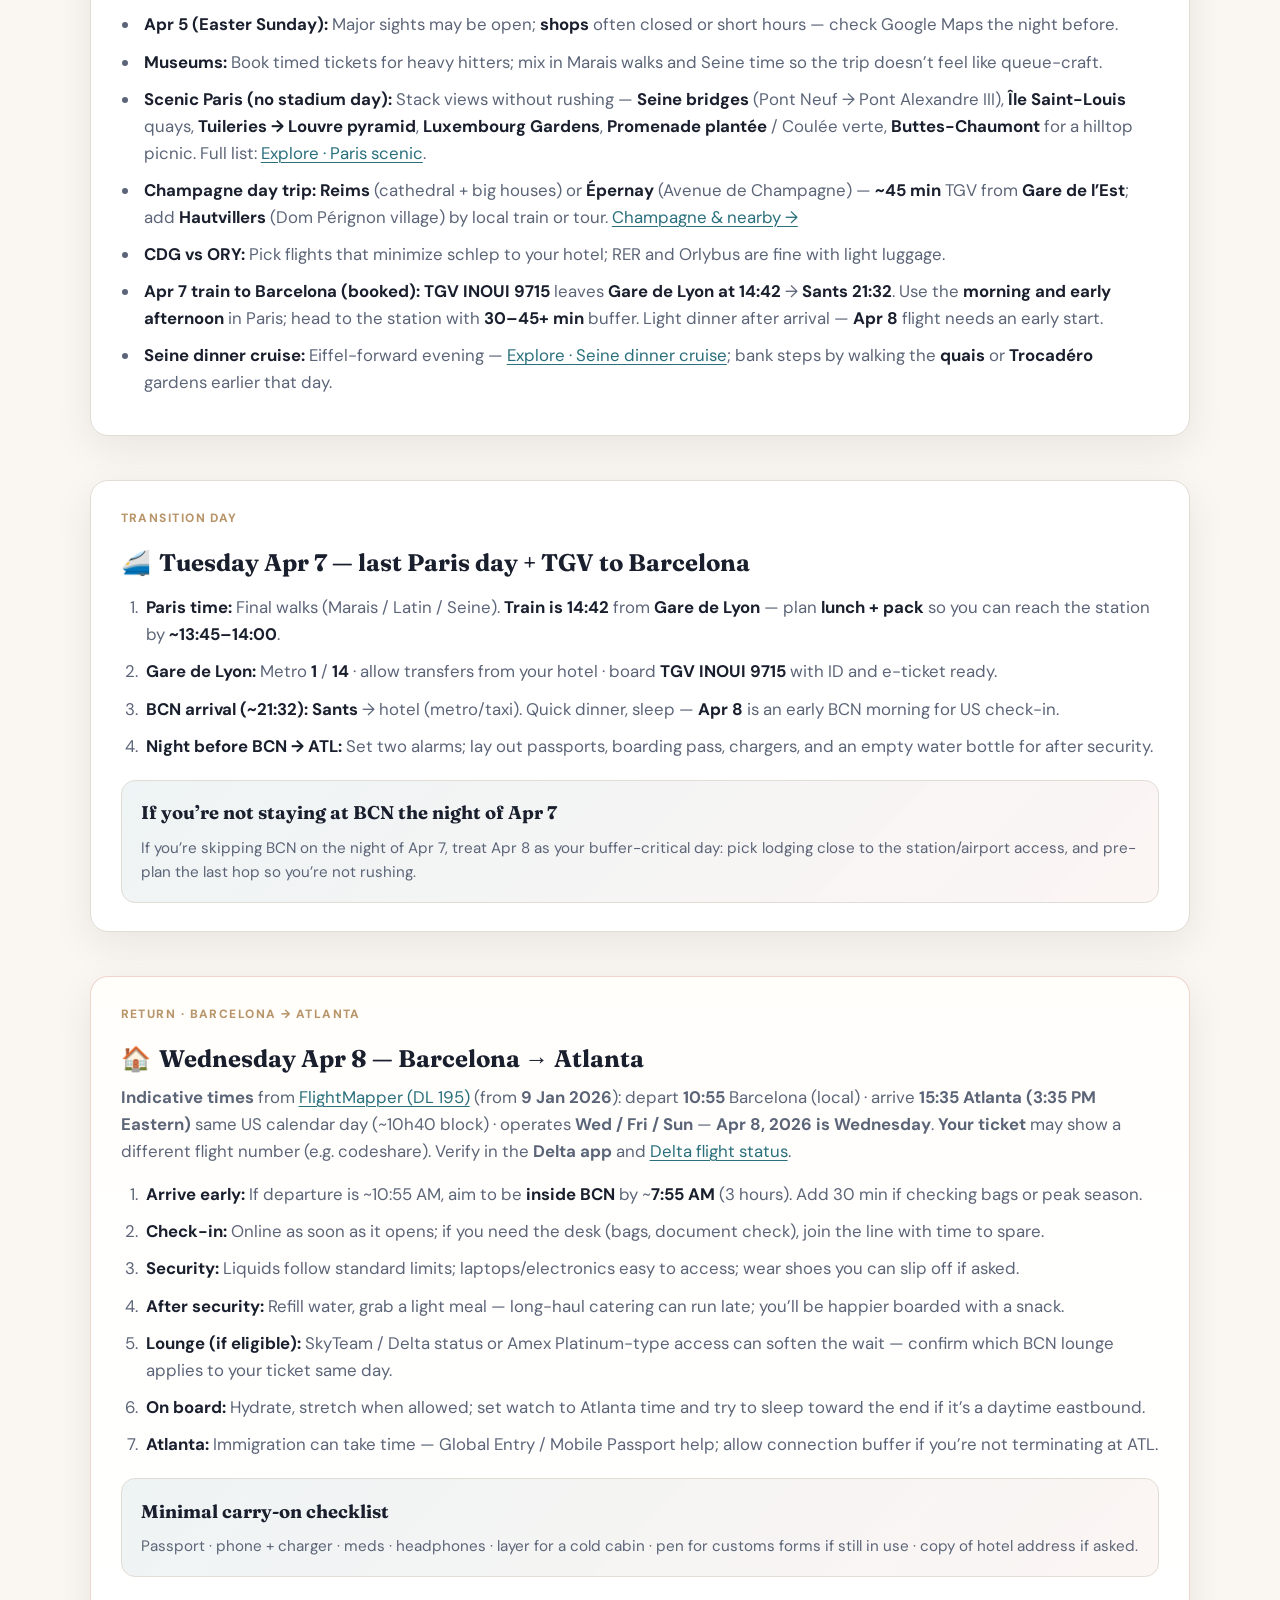
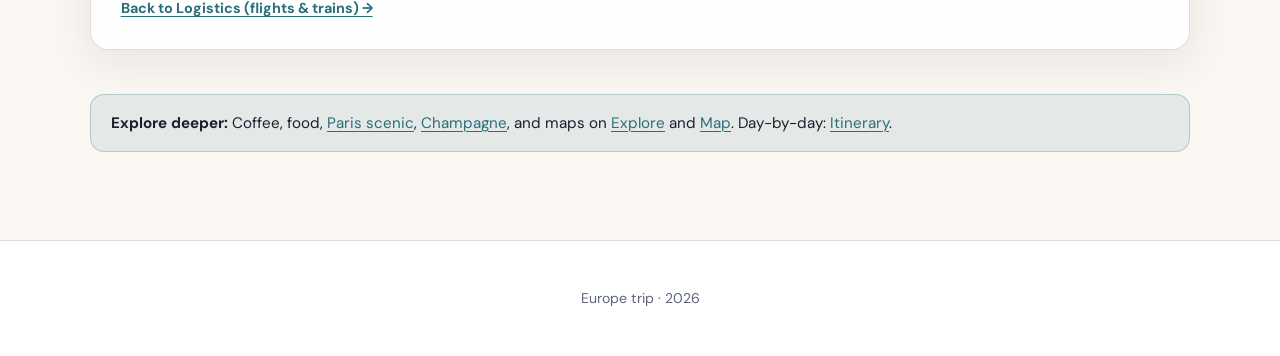
<file: public/guide.html>
<!DOCTYPE html>
<html lang="en">
<head>
  <meta charset="UTF-8" />
  <meta name="viewport" content="width=device-width, initial-scale=1" />
  <meta name="description" content="Guided recommendations for Barcelona, Madrid, Paris, and flying home BCN→ATL on Apr 8 with published departure times." />
  <title>Guide — recommendations &amp; Apr 8 departure</title>
  <link rel="preconnect" href="https://fonts.googleapis.com" />
  <link rel="preconnect" href="https://fonts.gstatic.com" crossorigin />
  <link href="https://fonts.googleapis.com/css2?family=DM+Sans:ital,opsz,wght@0,9..40,400;0,9..40,600;0,9..40,700&family=Fraunces:opsz,wght@9..144,600;9..144,700&display=swap" rel="stylesheet" />
  <link rel="stylesheet" href="css/main.css" />
</head>
<body>
  <script src="js/auth-config.js"></script>
  <script src="js/site-gate.js"></script>
  <header class="site-header">
    <div class="site-header__inner">
      <a class="logo" href="index.html">Europe trip <span>2026</span></a>
      <button type="button" class="nav-toggle" aria-expanded="false" aria-controls="site-nav">Menu</button>
      <nav class="site-nav" id="site-nav" aria-label="Main">
        <ul>
          <li><a href="index.html">Home</a></li>
          <li><a href="itinerary.html">Itinerary</a></li>
          <li><a href="explore.html">Explore</a></li>
          <li><a href="visuals.html">Visuals</a></li>
          <li><a href="logistics.html">Logistics</a></li>
          <li><a href="guide.html" aria-current="page">Guide</a></li>
          <li><a href="map.html">Map</a></li>
        </ul>
      </nav>
    </div>
  </header>

  <div class="page-hero page-hero--rich">
    <div class="wrap">
      <h1>Guided recommendations</h1>
      <p>Curated playbooks for each leg of the trip — plus <strong>Apr 7–8</strong> and the <strong>BCN → ATL</strong> hop with <strong>web-sourced timetable hints</strong> (confirm on Delta).</p>
    </div>
  </div>

  <main>
    <div class="wrap">
      <ul class="guide-toc">
        <li><a href="#before">Before you go</a></li>
        <li><a href="#eat-move-shop">Eat, 10k steps, shopping</a></li>
        <li><a href="#barcelona">Barcelona</a></li>
        <li><a href="#spain-notes-practical">Spain notes · Mercadona, metro, layers</a></li>
        <li><a href="#madrid">Madrid</a></li>
        <li><a href="#paris">Paris</a></li>
        <li><a href="#apr7">Apr 7</a></li>
        <li><a href="#apr8">Apr 8 · BCN → ATL</a></li>
      </ul>

      <article class="guide-block" id="before">
        <p class="guide-kicker">Foundation</p>
        <h2><span aria-hidden="true">📋</span> Before you go</h2>
        <ul class="rec-list">
          <li><strong>Delta app:</strong> Save boarding passes offline; turn on flight notifications for <strong>DL 194</strong> and your <strong>BCN → ATL</strong> flight (often <strong>DL 195</strong> on public schedules).</li>
          <li><strong>Seats:</strong> For long hauls, aisle or window beats middle; if you sleep on planes, a window + neck pillow wins. Check seat maps for recline and proximity to galleys/lavatories.</li>
          <li><strong>Documents:</strong> Passport + a photo backup; ESTA isn’t needed for US citizens — others should verify entry rules.</li>
          <li><strong>Money:</strong> One no-foreign-fee card as primary; small cash (€) for tapas bars and taxis that don’t take cards.</li>
          <li><strong>Phone:</strong> eSIM or roaming plan so you have maps and Delta alerts in Spain and France.</li>
          <li><strong>Tours &amp; timed tickets:</strong> Compare on <a href="logistics.html#booking-sites">Viator, GetYourGuide, Tiqets</a> — still use <strong>official</strong> sites for Sagrada and must-book museums when it’s simpler or cheaper.</li>
        </ul>
        <div class="guide-highlight">
          <h3>Pro move</h3>
          <p>Pack a change of shirt + toothbrush in your carry-on. If a bag is delayed on the outbound or return, you’re still comfortable for day one or the ride home from ATL.</p>
        </div>
      </article>

      <article class="guide-block" id="eat-move-shop">
        <p class="guide-kicker">How you want to travel</p>
        <h2><span aria-hidden="true">🍽️</span> Authentic food · healthy · spicy</h2>
        <ul class="rec-list">
          <li><strong>Spain &amp; France aren’t “hot” cuisines by default.</strong> For <strong>authentic</strong> + <strong>lighter</strong>: lean on <strong>grilled fish</strong>, <strong>vegetable tapas</strong> (pimientos, espinacas con garbanzos, escalivada), <strong>gazpacho / salmorejo</strong>, <strong>menú del día</strong> with fish + salad, and <strong>market counters</strong> where you choose plates.</li>
          <li><strong>Spice nights:</strong> Plan <strong>Indian, Thai, Mexican, or Sichuan</strong> meals (each city has pockets — see <a href="explore.html#barcelona">Explore</a>). Say <strong>“muy picante”</strong> / <strong>“très épicé”</strong> / ask for <strong>extra salsa brava</strong> on patatas where it fits.</li>
          <li><strong>Balance:</strong> Heavy traditional dinner one night, <strong>fish + veg</strong> or <strong>spicy Asian</strong> the next — you stay authentic without only fried tapas.</li>
        </ul>
        <h2 style="margin-top:1.5rem;font-size:1.25rem;"><span aria-hidden="true">👟</span> ~10,000 steps &amp; maximize time</h2>
        <ul class="rec-list">
          <li><strong>Track it:</strong> Phone or watch — all three cities reward walking.</li>
          <li><strong>Stack sightseeing with distance:</strong> Do one <strong>big morning walk</strong> (often 4–6k steps) before lunch, then use metro only for long hops (&gt;25–30 min on foot).</li>
          <li><strong>Barcelona:</strong> Gothic → Born → <strong>Ciutadella</strong> rim → <strong>Barceloneta</strong> boardwalk (or reverse) can blow past 10k in a half-day. <strong>Bunkers</strong> add vertical + views.</li>
          <li><strong>Madrid:</strong> Full <strong>Retiro</strong> loop + walk <strong>La Latina–Sol–Gran Vía</strong> axis; add <strong>Malasaña</strong> blocks in evening.</li>
          <li><strong>Paris:</strong> <strong>Seine bridges</strong> + <strong>Tuileries</strong> + <strong>Marais grid</strong> — easy 10k+ without feeling “exercisey.” Prefer stairs over escalators on short metro changes when you’re not hauling bags.</li>
        </ul>
        <h2 style="margin-top:1.5rem;font-size:1.25rem;"><span aria-hidden="true">🛍️</span> Clothes: quality without breaking the bank</h2>
        <ul class="rec-list">
          <li><strong>Step-up basics:</strong> <strong>COS, Arket, Uniqlo</strong> in EU — better fabrics and cuts than disposable fast fashion at still-reasonable prices.</li>
          <li><strong>Spain deals:</strong> <strong>Lefties</strong> (Inditex outlet line) + normal Zara/Massimo on sale rails.</li>
          <li><strong>Outlet villages:</strong> <strong>La Roca</strong> (BCN area), <strong>Las Rozas / San Sebastián de los Reyes</strong> (Madrid), <strong>La Vallée Village</strong> (Paris region) — half-day trips, best for known brands at discount.</li>
          <li><strong>Paris fun cheap:</strong> <strong>Kilo Shop</strong> (vintage by weight), <strong>Guerrisol / Emmaüs</strong> for thrift. See <a href="explore.html#paris">Explore · Paris</a> lists.</li>
        </ul>
        <div class="guide-highlight">
          <h3>Seine dinner + Eiffel</h3>
          <p>Book a <strong>sunset dinner cruise</strong> (<a href="explore.html#seine-dinner">Bateaux Parisiens &amp; alternatives on Explore</a>) — budget <strong>~2.5–3 h</strong> including boarding. Food is usually <strong>about the view</strong>, not Michelin; keep lunch as your “foodie” anchor if you want both.</p>
        </div>
      </article>

      <article class="guide-block" id="barcelona">
        <p class="guide-kicker">Start &amp; finish</p>
        <h2><span aria-hidden="true">🌊</span> Barcelona</h2>
        <ul class="rec-list">
          <li><strong>First days (Mar 31–Apr 1):</strong> Jet lag favors morning light outdoors — Gothic Quarter or waterfront walk before a late Spanish lunch.</li>
          <li><strong>Sagrada Família:</strong> Book a timed slot in advance; go on a clear day if you can — the stained glass is the show.</li>
          <li><strong>Food rhythm:</strong> Dinner after 8:30 pm is normal; use <a href="explore.html#barcelona">Explore · Barcelona</a> for coffee, tapas, <strong>fish/veg</strong>, and <strong>spicier</strong> options.</li>
          <li><strong>Last night (Apr 7):</strong> If you need to be at BCN by ~<strong>7:55 AM</strong> (3h before a ~10:55 AM transatlantic), book a <strong>reliable taxi</strong> or stay <strong>near the airport</strong> — see Apr 8 section.</li>
        </ul>
        <h3 id="spain-notes-practical">From the Spain notes · practical</h3>
        <ul class="rec-list">
          <li><strong>Mercadona:</strong> Nationwide <strong>value grocery</strong> chain — water, fruit, yogurt, snacks, light breakfast. Open a tab near your hotel on Maps the first night you’re tired of restaurants.</li>
          <li><strong>Metro:</strong> Grab a <strong>plastic T‑casual / rechargeable card</strong> at machines or counters instead of relying on single paper tickets — faster taps, easier transfers, less “wrong gate” friction.</li>
          <li><strong>Jacket &amp; hoodie:</strong> Spring evenings, sea breeze, and A/C can read <strong>cooler than “Spain”</strong> in your head; pack <strong>at least one jacket</strong> plus a hoodie so you’re not the only underdressed person on the terrace.</li>
          <li><strong>Pickpockets:</strong> Stereotype matches busy lines — <strong>metro, Ramblas, crowded lifts</strong>. Zip bags, front pockets, and not flashing phones at doors beats “it won’t happen to us.”</li>
        </ul>
        <p class="guide-crosslink"><a href="explore.html#friends-bcn-list">Explore · Friend’s BCN list</a> (full block: <a href="explore.html#spain-notes">Spain notes</a> — Arc de Triomf, Palau, Ciutadella, Montserrat, Madrid, Toledo, …).</p>
      </article>

      <article class="guide-block" id="madrid">
        <p class="guide-kicker">AVE hub</p>
        <h2><span aria-hidden="true">🌇</span> Madrid</h2>
        <ul class="rec-list">
          <li><strong>Train:</strong> <strong>iryo 06110</strong> · <strong>Thu Apr 2</strong> · <strong>10:45 Sants → 13:49 Puerta de Atocha</strong> (~3h) · be at Sants <strong>≥30 min</strong> early. <a href="logistics.html#trains-bcn-mad">BCN → Madrid →</a></li>
          <li><strong>Neighborhoods:</strong> Retiro for a green reset; La Latina / Malasaña for tapas and evening energy.</li>
          <li><strong>Optional:</strong> Flamenco or a Ribera wine day — see <a href="explore.html#madrid">Explore · Madrid</a> and <a href="logistics.html">Logistics</a>.</li>
        </ul>
      </article>

      <article class="guide-block" id="paris">
        <p class="guide-kicker">Easter week</p>
        <h2><span aria-hidden="true">🥐</span> Paris</h2>
        <ul class="rec-list">
          <li><strong>Apr 5 (Easter Sunday):</strong> Major sights may be open; <strong>shops</strong> often closed or short hours — check Google Maps the night before.</li>
          <li><strong>Museums:</strong> Book timed tickets for heavy hitters; mix in Marais walks and Seine time so the trip doesn’t feel like queue-craft.</li>
          <li><strong>Scenic Paris (no stadium day):</strong> Stack views without rushing — <strong>Seine bridges</strong> (Pont Neuf → Pont Alexandre III), <strong>Île Saint-Louis</strong> quays, <strong>Tuileries → Louvre pyramid</strong>, <strong>Luxembourg Gardens</strong>, <strong>Promenade plantée</strong> / Coulée verte, <strong>Buttes-Chaumont</strong> for a hilltop picnic. Full list: <a href="explore.html#paris-scenic">Explore · Paris scenic</a>.</li>
          <li><strong>Champagne day trip:</strong> <strong>Reims</strong> (cathedral + big houses) or <strong>Épernay</strong> (Avenue de Champagne) — <strong>~45 min</strong> TGV from <strong>Gare de l’Est</strong>; add <strong>Hautvillers</strong> (Dom Pérignon village) by local train or tour. <a href="explore.html#champagne">Champagne &amp; nearby →</a></li>
          <li><strong>CDG vs ORY:</strong> Pick flights that minimize schlep to your hotel; RER and Orlybus are fine with light luggage.</li>
          <li><strong>Apr 7 train to Barcelona (booked):</strong> <strong>TGV INOUI 9715</strong> leaves <strong>Gare de Lyon at 14:42</strong> → <strong>Sants 21:32</strong>. Use the <strong>morning and early afternoon</strong> in Paris; head to the station with <strong>30–45+ min</strong> buffer. Light dinner after arrival — <strong>Apr 8</strong> flight needs an early start.</li>
          <li><strong>Seine dinner cruise:</strong> Eiffel-forward evening — <a href="explore.html#seine-dinner">Explore · Seine dinner cruise</a>; bank steps by walking the <strong>quais</strong> or <strong>Trocadéro</strong> gardens earlier that day.</li>
        </ul>
      </article>

      <article class="guide-block" id="apr7">
        <p class="guide-kicker">Transition day</p>
        <h2><span aria-hidden="true">🚄</span> Tuesday Apr 7 — last Paris day + TGV to Barcelona</h2>
        <ol class="rec-list rec-list--nums">
          <li><strong>Paris time:</strong> Final walks (Marais / Latin / Seine). <strong>Train is 14:42</strong> from <strong>Gare de Lyon</strong> — plan <strong>lunch + pack</strong> so you can reach the station by <strong>~13:45–14:00</strong>.</li>
          <li><strong>Gare de Lyon:</strong> Metro <strong>1</strong> / <strong>14</strong> · allow transfers from your hotel · board <strong>TGV INOUI 9715</strong> with ID and e-ticket ready.</li>
          <li><strong>BCN arrival (~21:32):</strong> <strong>Sants</strong> → hotel (metro/taxi). Quick dinner, sleep — <strong>Apr 8</strong> is an early BCN morning for US check-in.</li>
          <li><strong>Night before BCN → ATL:</strong> Set two alarms; lay out passports, boarding pass, chargers, and an empty water bottle for after security.</li>
        </ol>
        <div class="guide-highlight">
          <h3>If you’re not staying at BCN the night of Apr 7</h3>
          <p>If you’re skipping BCN on the night of Apr 7, treat Apr 8 as your buffer-critical day: pick lodging close to the station/airport access, and pre-plan the last hop so you’re not rushing.</p>
        </div>
      </article>

      <article class="guide-block card--accent" id="apr8">
        <p class="guide-kicker">Return · Barcelona → Atlanta</p>
        <h2><span aria-hidden="true">🏠</span> Wednesday Apr 8 — Barcelona → Atlanta</h2>
        <p style="color:var(--muted); margin-top:0; margin-bottom:1rem;"><strong>Indicative times</strong> from <a href="https://info.flightmapper.net/flight/Delta_Air_Lines_DL_195" target="_blank" rel="noopener">FlightMapper (DL&nbsp;195)</a> (from <strong>9 Jan 2026</strong>): depart <strong>10:55</strong> Barcelona (local) · arrive <strong>15:35 Atlanta (3:35 PM Eastern)</strong> same US calendar day (~10h40 block) · operates <strong>Wed / Fri / Sun</strong> — <strong>Apr 8, 2026 is Wednesday</strong>. <strong>Your ticket</strong> may show a different flight number (e.g. codeshare). Verify in the <strong>Delta app</strong> and <a href="https://www.delta.com/flight-status/search" target="_blank" rel="noopener">Delta flight status</a>.</p>
        <ol class="rec-list rec-list--nums">
          <li><strong>Arrive early:</strong> If departure is ~10:55 AM, aim to be <strong>inside BCN</strong> by ~<strong>7:55 AM</strong> (3 hours). Add 30 min if checking bags or peak season.</li>
          <li><strong>Check-in:</strong> Online as soon as it opens; if you need the desk (bags, document check), join the line with time to spare.</li>
          <li><strong>Security:</strong> Liquids follow standard limits; laptops/electronics easy to access; wear shoes you can slip off if asked.</li>
          <li><strong>After security:</strong> Refill water, grab a light meal — long-haul catering can run late; you’ll be happier boarded with a snack.</li>
          <li><strong>Lounge (if eligible):</strong> SkyTeam / Delta status or Amex Platinum-type access can soften the wait — confirm which BCN lounge applies to your ticket same day.</li>
          <li><strong>On board:</strong> Hydrate, stretch when allowed; set watch to Atlanta time and try to sleep toward the end if it’s a daytime eastbound.</li>
          <li><strong>Atlanta:</strong> Immigration can take time — Global Entry / Mobile Passport help; allow connection buffer if you’re not terminating at ATL.</li>
        </ol>
        <div class="guide-highlight">
          <h3>Minimal carry-on checklist</h3>
          <p>Passport · phone + charger · meds · headphones · layer for a cold cabin · pen for customs forms if still in use · copy of hotel address if asked.</p>
        </div>
        <p style="margin-bottom:0;"><a class="card__link" href="logistics.html">Back to Logistics (flights &amp; trains) →</a></p>
      </article>

      <div class="callout callout--info">
        <strong>Explore deeper:</strong> Coffee, food, <a href="explore.html#paris-scenic">Paris scenic</a>, <a href="explore.html#champagne">Champagne</a>, and maps on <a href="explore.html">Explore</a> and <a href="map.html">Map</a>. Day-by-day: <a href="itinerary.html">Itinerary</a>.
      </div>
    </div>
  </main>

  <footer class="site-footer">
    <div class="wrap">
      <p>Europe trip · <span id="js-year"></span></p>
    </div>
  </footer>
  <script src="js/main.js"></script>
</body>
</html>
</file>
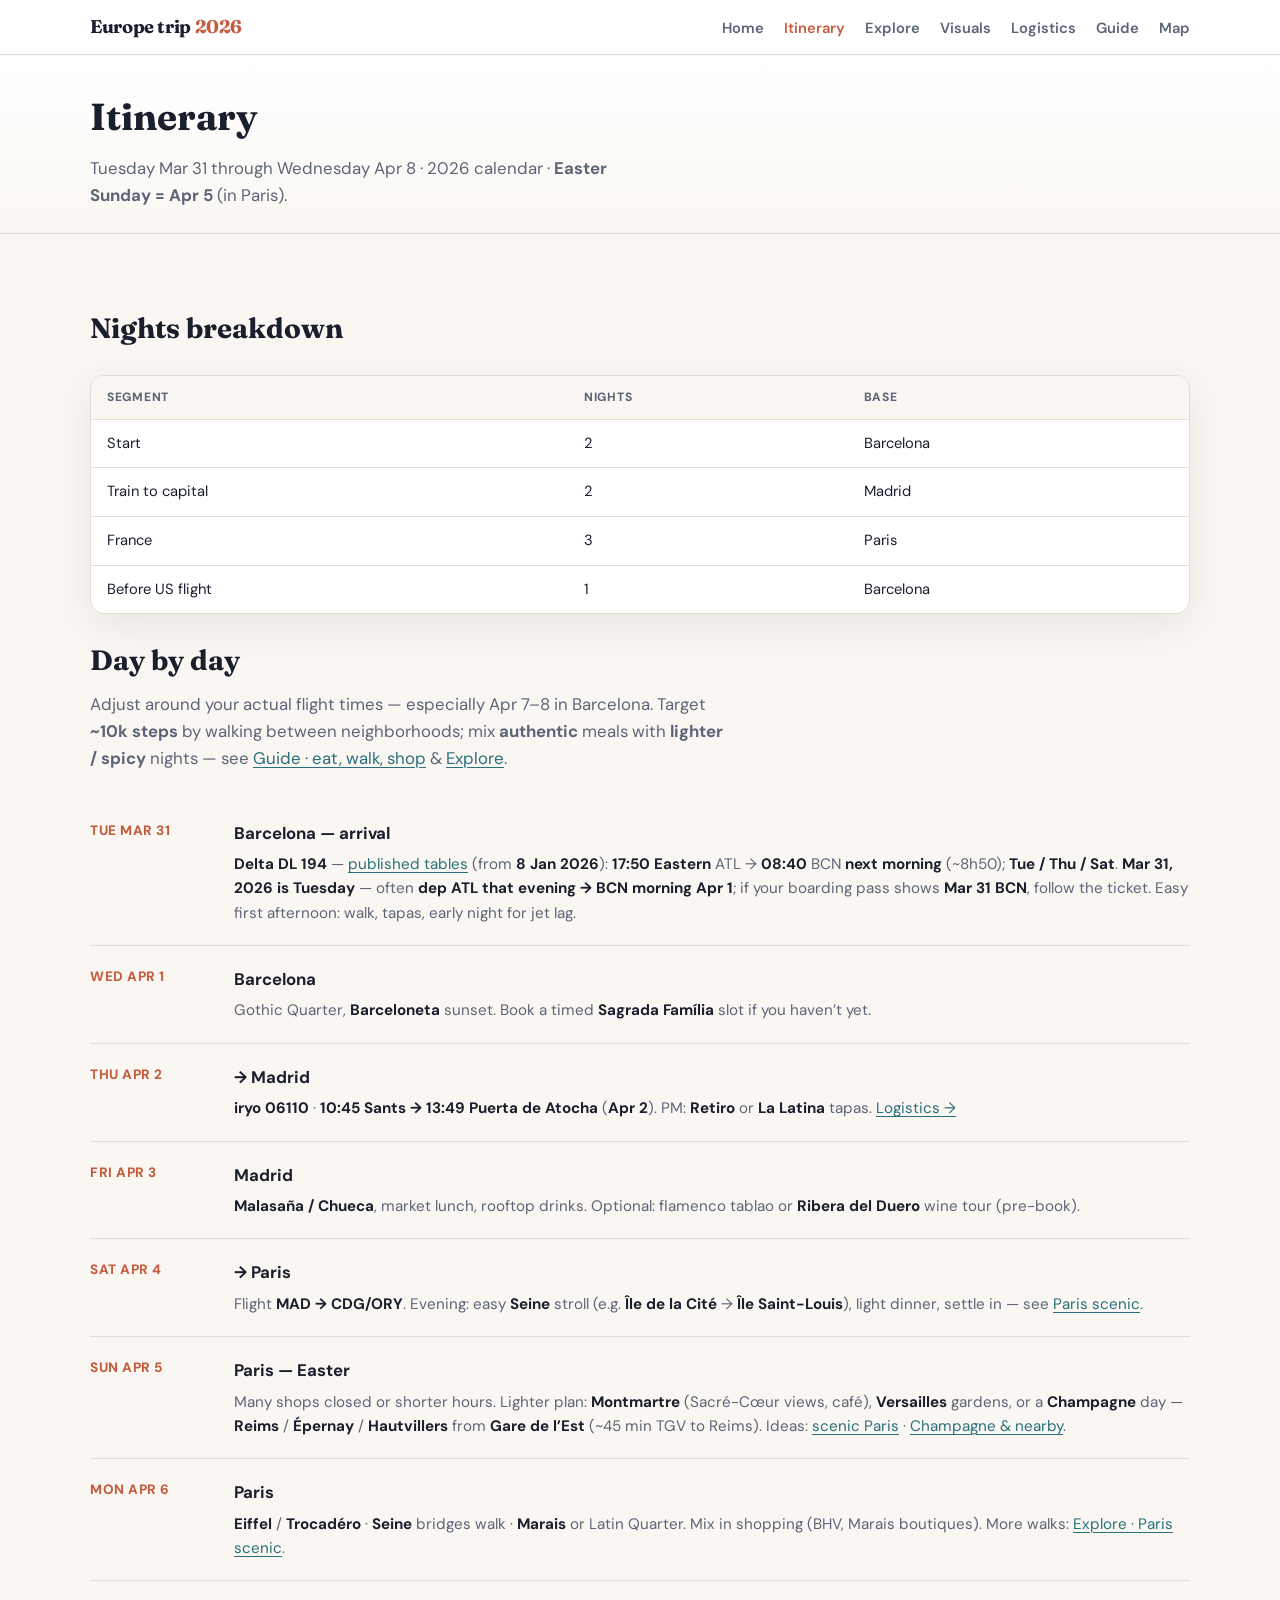
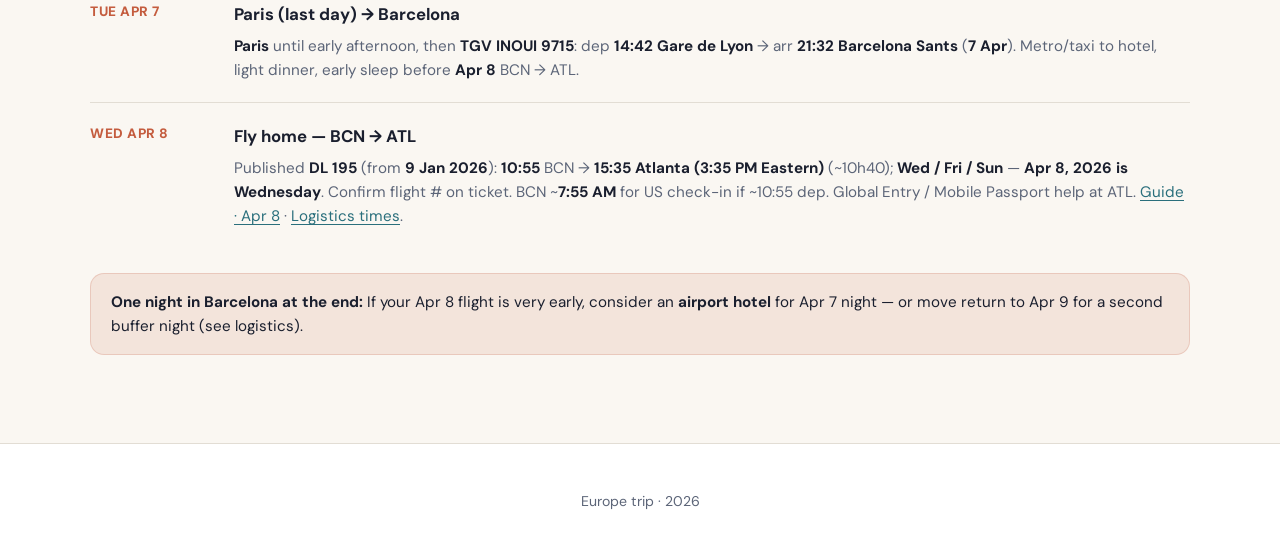
<file: public/itinerary.html>
<!DOCTYPE html>
<html lang="en">
<head>
  <meta charset="UTF-8" />
  <meta name="viewport" content="width=device-width, initial-scale=1" />
  <title>Itinerary — Mar 31 – Apr 8</title>
  <link rel="preconnect" href="https://fonts.googleapis.com" />
  <link rel="preconnect" href="https://fonts.gstatic.com" crossorigin />
  <link href="https://fonts.googleapis.com/css2?family=DM+Sans:ital,opsz,wght@0,9..40,400;0,9..40,600;0,9..40,700&family=Fraunces:opsz,wght@9..144,600;9..144,700&display=swap" rel="stylesheet" />
  <link rel="stylesheet" href="css/main.css" />
</head>
<body>
  <script src="js/auth-config.js"></script>
  <script src="js/site-gate.js"></script>
  <header class="site-header">
    <div class="site-header__inner">
      <a class="logo" href="index.html">Europe trip <span>2026</span></a>
      <button type="button" class="nav-toggle" aria-expanded="false" aria-controls="site-nav">Menu</button>
      <nav class="site-nav" id="site-nav" aria-label="Main">
        <ul>
          <li><a href="index.html">Home</a></li>
          <li><a href="itinerary.html" aria-current="page">Itinerary</a></li>
          <li><a href="explore.html">Explore</a></li>
          <li><a href="visuals.html">Visuals</a></li>
          <li><a href="logistics.html">Logistics</a></li>
          <li><a href="guide.html">Guide</a></li>
          <li><a href="map.html">Map</a></li>
        </ul>
      </nav>
    </div>
  </header>

  <div class="page-hero">
    <div class="wrap">
      <h1>Itinerary</h1>
      <p>Tuesday Mar 31 through Wednesday Apr 8 · 2026 calendar · <strong>Easter Sunday = Apr 5</strong> (in Paris).</p>
    </div>
  </div>

  <main>
    <div class="wrap">
      <h2 class="section-title">Nights breakdown</h2>
      <div class="table-wrap">
        <table>
          <thead>
            <tr>
              <th>Segment</th>
              <th>Nights</th>
              <th>Base</th>
            </tr>
          </thead>
          <tbody>
            <tr>
              <td>Start</td>
              <td>2</td>
              <td>Barcelona</td>
            </tr>
            <tr>
              <td>Train to capital</td>
              <td>2</td>
              <td>Madrid</td>
            </tr>
            <tr>
              <td>France</td>
              <td>3</td>
              <td>Paris</td>
            </tr>
            <tr>
              <td>Before US flight</td>
              <td>1</td>
              <td>Barcelona</td>
            </tr>
          </tbody>
        </table>
      </div>

      <h2 class="section-title">Day by day</h2>
      <p class="section-lead">Adjust around your actual flight times — especially Apr 7–8 in Barcelona. Target <strong>~10k steps</strong> by walking between neighborhoods; mix <strong>authentic</strong> meals with <strong>lighter / spicy</strong> nights — see <a href="guide.html#eat-move-shop">Guide · eat, walk, shop</a> &amp; <a href="explore.html">Explore</a>.</p>

      <ul class="timeline">
        <li class="timeline-item">
          <div class="timeline-item__date">Tue Mar 31</div>
          <div>
            <div class="timeline-item__where">Barcelona — arrival</div>
            <div class="timeline-item__body">
              <strong>Delta DL 194</strong> — <a href="https://info.flightmapper.net/flight/Delta_Air_Lines_DL_194" target="_blank" rel="noopener">published tables</a> (from <strong>8 Jan 2026</strong>): <strong>17:50 Eastern</strong> ATL → <strong>08:40</strong> BCN <strong>next morning</strong> (~8h50); <strong>Tue / Thu / Sat</strong>. <strong>Mar 31, 2026 is Tuesday</strong> — often <strong>dep ATL that evening → BCN morning Apr 1</strong>; if your boarding pass shows <strong>Mar 31 BCN</strong>, follow the ticket. Easy first afternoon: walk, tapas, early night for jet lag.
            </div>
          </div>
        </li>
        <li class="timeline-item">
          <div class="timeline-item__date">Wed Apr 1</div>
          <div>
            <div class="timeline-item__where">Barcelona</div>
            <div class="timeline-item__body">
              Gothic Quarter, <strong>Barceloneta</strong> sunset. Book a timed <strong>Sagrada Família</strong> slot if you haven’t yet.
            </div>
          </div>
        </li>
        <li class="timeline-item">
          <div class="timeline-item__date">Thu Apr 2</div>
          <div>
            <div class="timeline-item__where">→ Madrid</div>
            <div class="timeline-item__body">
              <strong>iryo 06110</strong> · <strong>10:45 Sants → 13:49 Puerta de Atocha</strong> (<strong>Apr 2</strong>). PM: <strong>Retiro</strong> or <strong>La Latina</strong> tapas. <a href="logistics.html#trains-bcn-mad">Logistics →</a>
            </div>
          </div>
        </li>
        <li class="timeline-item">
          <div class="timeline-item__date">Fri Apr 3</div>
          <div>
            <div class="timeline-item__where">Madrid</div>
            <div class="timeline-item__body">
              <strong>Malasaña / Chueca</strong>, market lunch, rooftop drinks. Optional: flamenco tablao or <strong>Ribera del Duero</strong> wine tour (pre-book).
            </div>
          </div>
        </li>
        <li class="timeline-item">
          <div class="timeline-item__date">Sat Apr 4</div>
          <div>
            <div class="timeline-item__where">→ Paris</div>
            <div class="timeline-item__body">
              Flight <strong>MAD → CDG/ORY</strong>. Evening: easy <strong>Seine</strong> stroll (e.g. <strong>Île de la Cité</strong> → <strong>Île Saint-Louis</strong>), light dinner, settle in — see <a href="explore.html#paris-scenic">Paris scenic</a>.
            </div>
          </div>
        </li>
        <li class="timeline-item">
          <div class="timeline-item__date">Sun Apr 5</div>
          <div>
            <div class="timeline-item__where">Paris — Easter</div>
            <div class="timeline-item__body">
              Many shops closed or shorter hours. Lighter plan: <strong>Montmartre</strong> (Sacré-Cœur views, café), <strong>Versailles</strong> gardens, or a <strong>Champagne</strong> day — <strong>Reims</strong> / <strong>Épernay</strong> / <strong>Hautvillers</strong> from <strong>Gare de l’Est</strong> (~45 min TGV to Reims). Ideas: <a href="explore.html#paris-scenic">scenic Paris</a> · <a href="explore.html#champagne">Champagne &amp; nearby</a>.
            </div>
          </div>
        </li>
        <li class="timeline-item">
          <div class="timeline-item__date">Mon Apr 6</div>
          <div>
            <div class="timeline-item__where">Paris</div>
            <div class="timeline-item__body">
              <strong>Eiffel</strong> / <strong>Trocadéro</strong> · <strong>Seine</strong> bridges walk · <strong>Marais</strong> or Latin Quarter. Mix in shopping (BHV, Marais boutiques). More walks: <a href="explore.html#paris-scenic">Explore · Paris scenic</a>.
            </div>
          </div>
        </li>
        <li class="timeline-item">
          <div class="timeline-item__date">Tue Apr 7</div>
          <div>
            <div class="timeline-item__where">Paris (last day) → Barcelona</div>
            <div class="timeline-item__body">
              <strong>Paris</strong> until early afternoon, then <strong>TGV INOUI 9715</strong>: dep <strong>14:42 Gare de Lyon</strong> → arr <strong>21:32 Barcelona Sants</strong> (<strong>7 Apr</strong>). Metro/taxi to hotel, light dinner, early sleep before <strong>Apr 8</strong> BCN → ATL.
            </div>
          </div>
        </li>
        <li class="timeline-item">
          <div class="timeline-item__date">Wed Apr 8</div>
          <div>
            <div class="timeline-item__where">Fly home — BCN → ATL</div>
            <div class="timeline-item__body">
              Published <strong>DL 195</strong> (from <strong>9 Jan 2026</strong>): <strong>10:55</strong> BCN → <strong>15:35 Atlanta (3:35 PM Eastern)</strong> (~10h40); <strong>Wed / Fri / Sun</strong> — <strong>Apr 8, 2026 is Wednesday</strong>. Confirm flight # on ticket. BCN ~<strong>7:55 AM</strong> for US check-in if ~10:55 dep. Global Entry / Mobile Passport help at ATL. <a href="guide.html#apr8">Guide · Apr 8</a> · <a href="logistics.html">Logistics times</a>.
            </div>
          </div>
        </li>
      </ul>

      <div class="callout">
        <strong>One night in Barcelona at the end:</strong> If your Apr 8 flight is very early, consider an <strong>airport hotel</strong> for Apr 7 night — or move return to Apr 9 for a second buffer night (see logistics).
      </div>
    </div>
  </main>

  <footer class="site-footer">
    <div class="wrap">
      <p>Europe trip · <span id="js-year"></span></p>
    </div>
  </footer>
  <script src="js/main.js"></script>
</body>
</html>
</file>
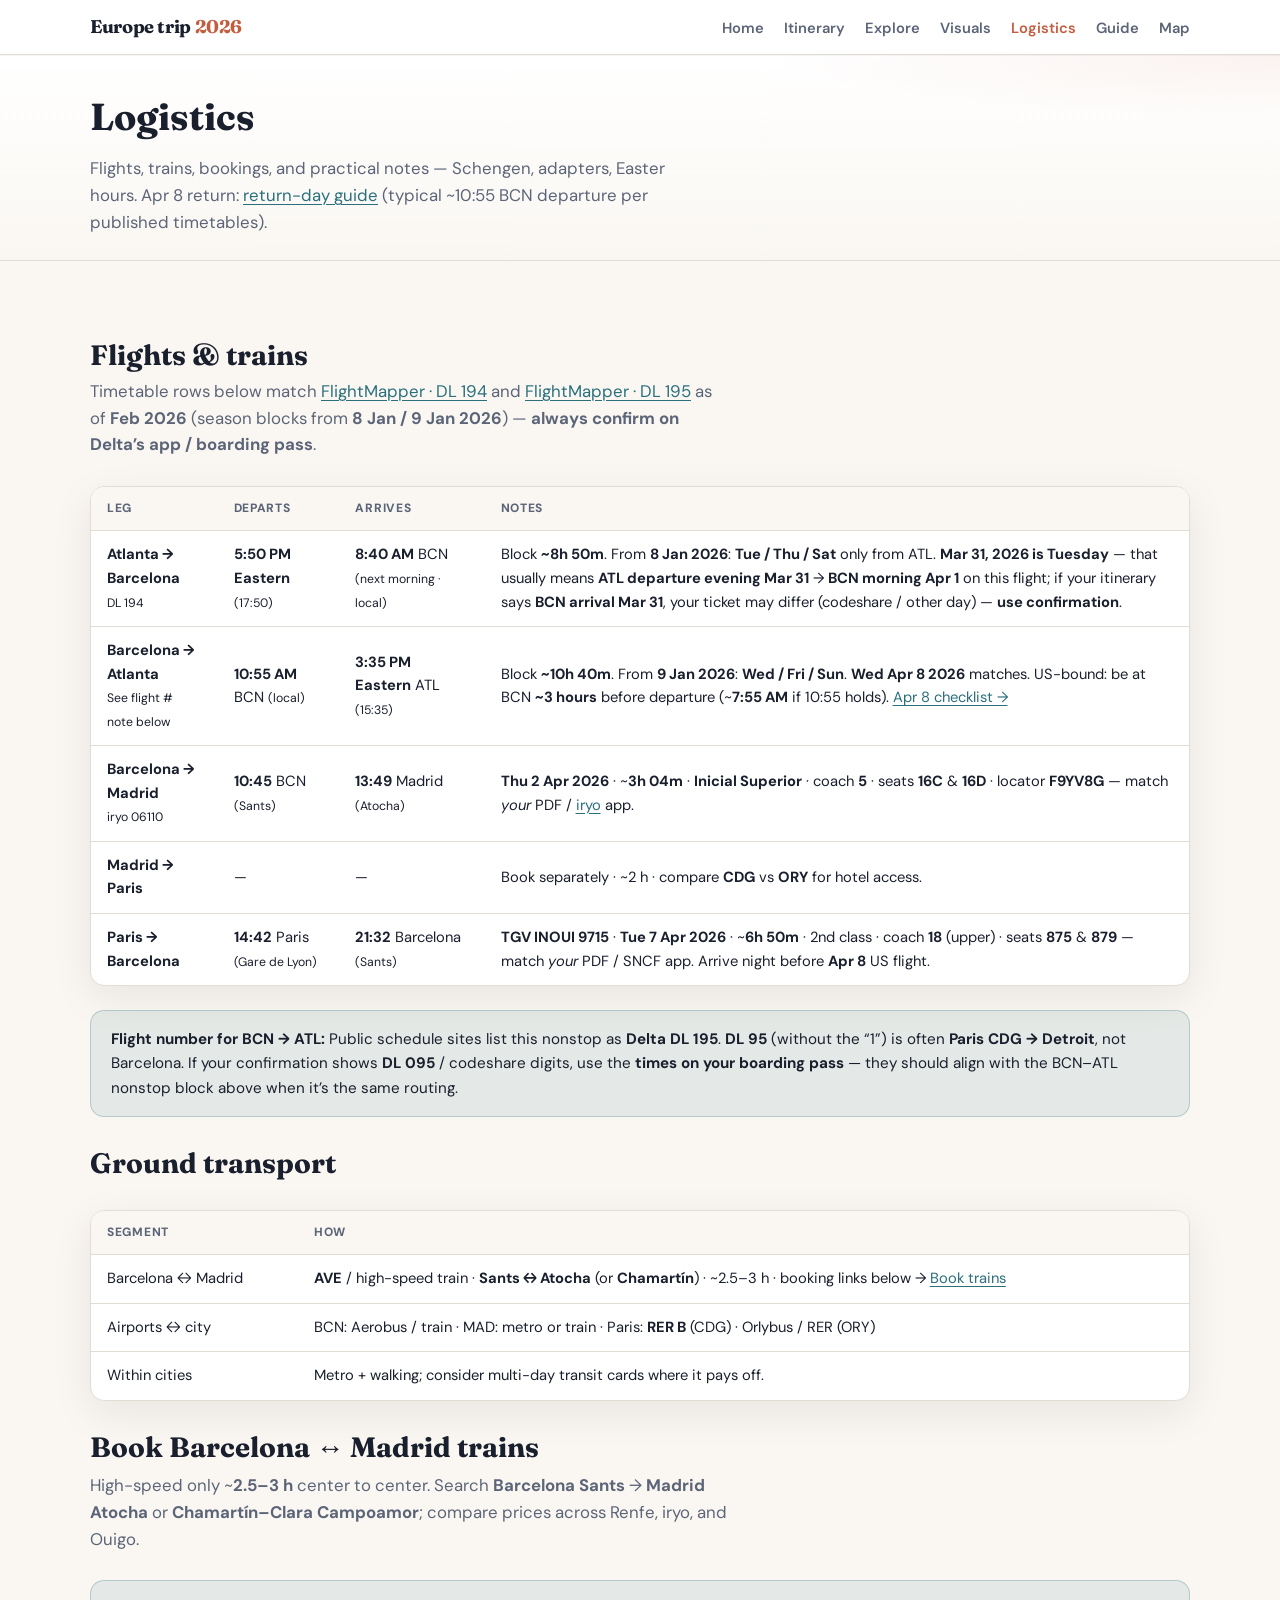
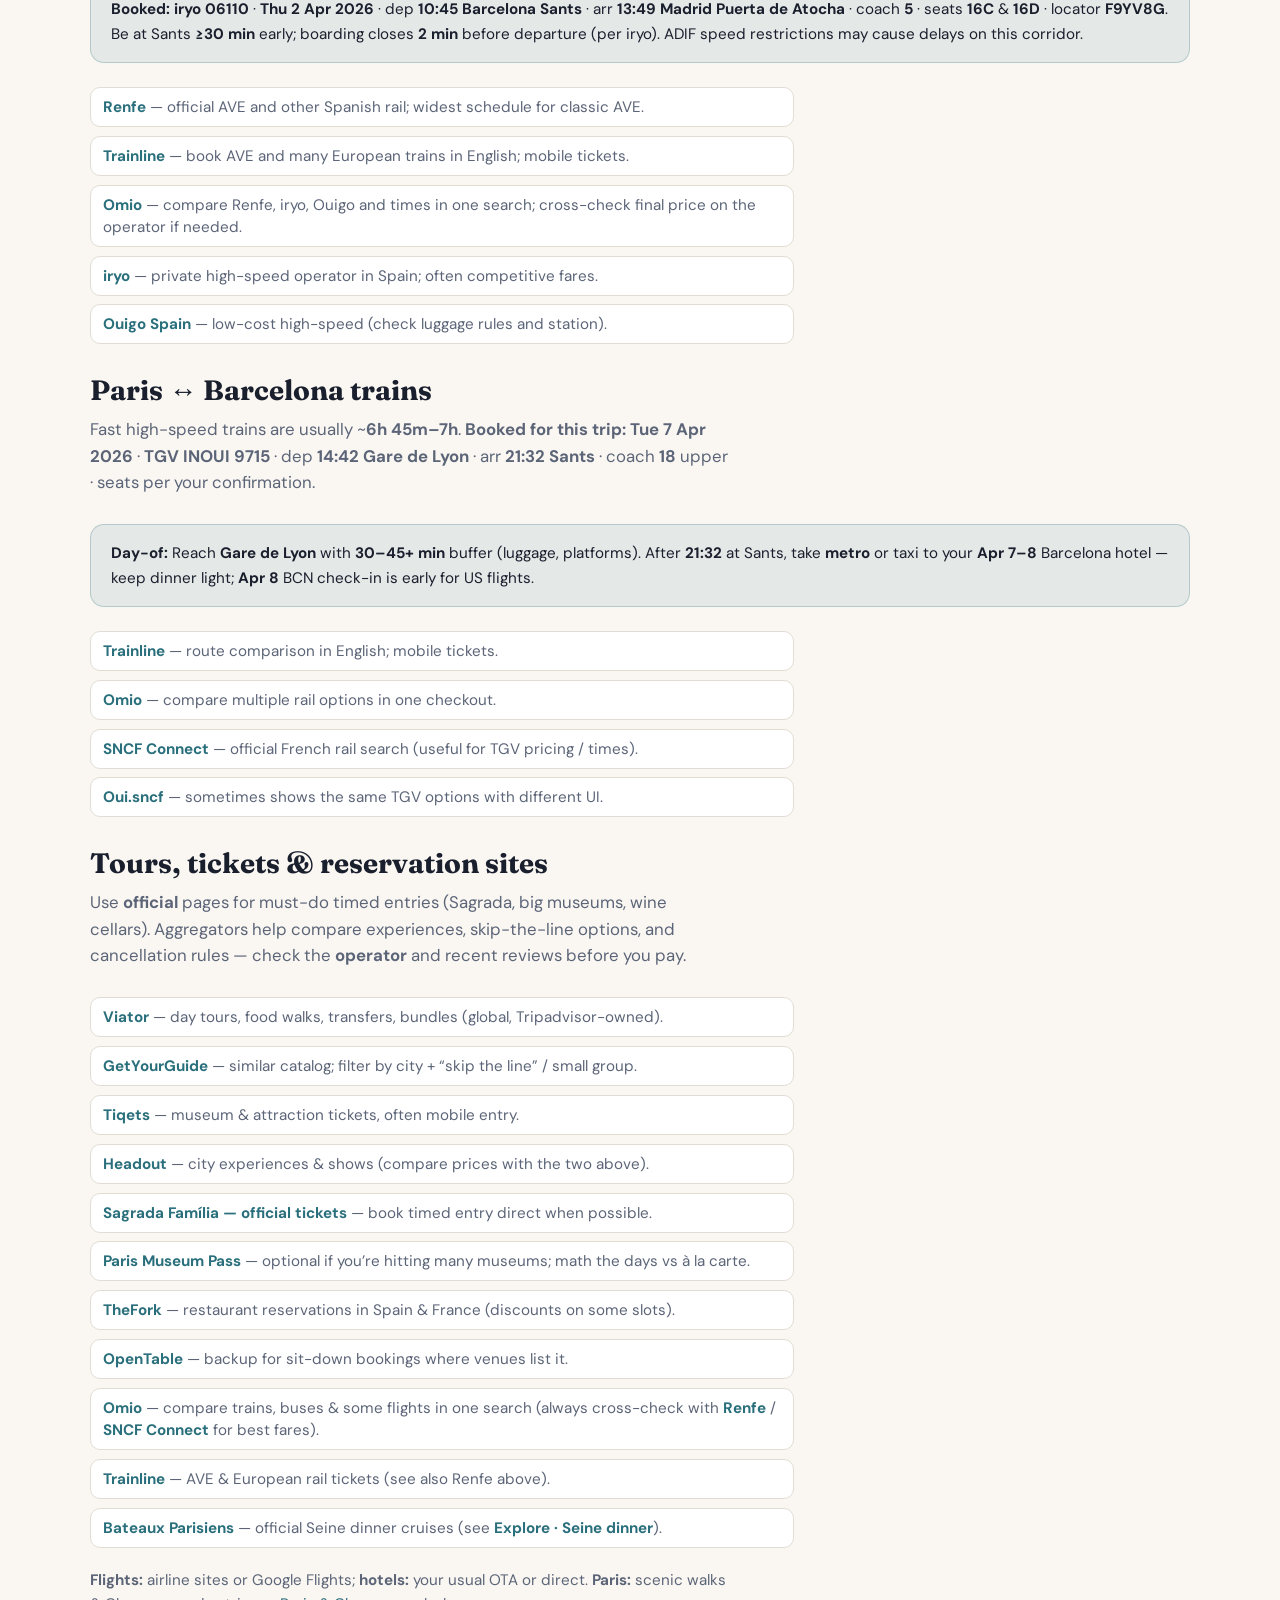
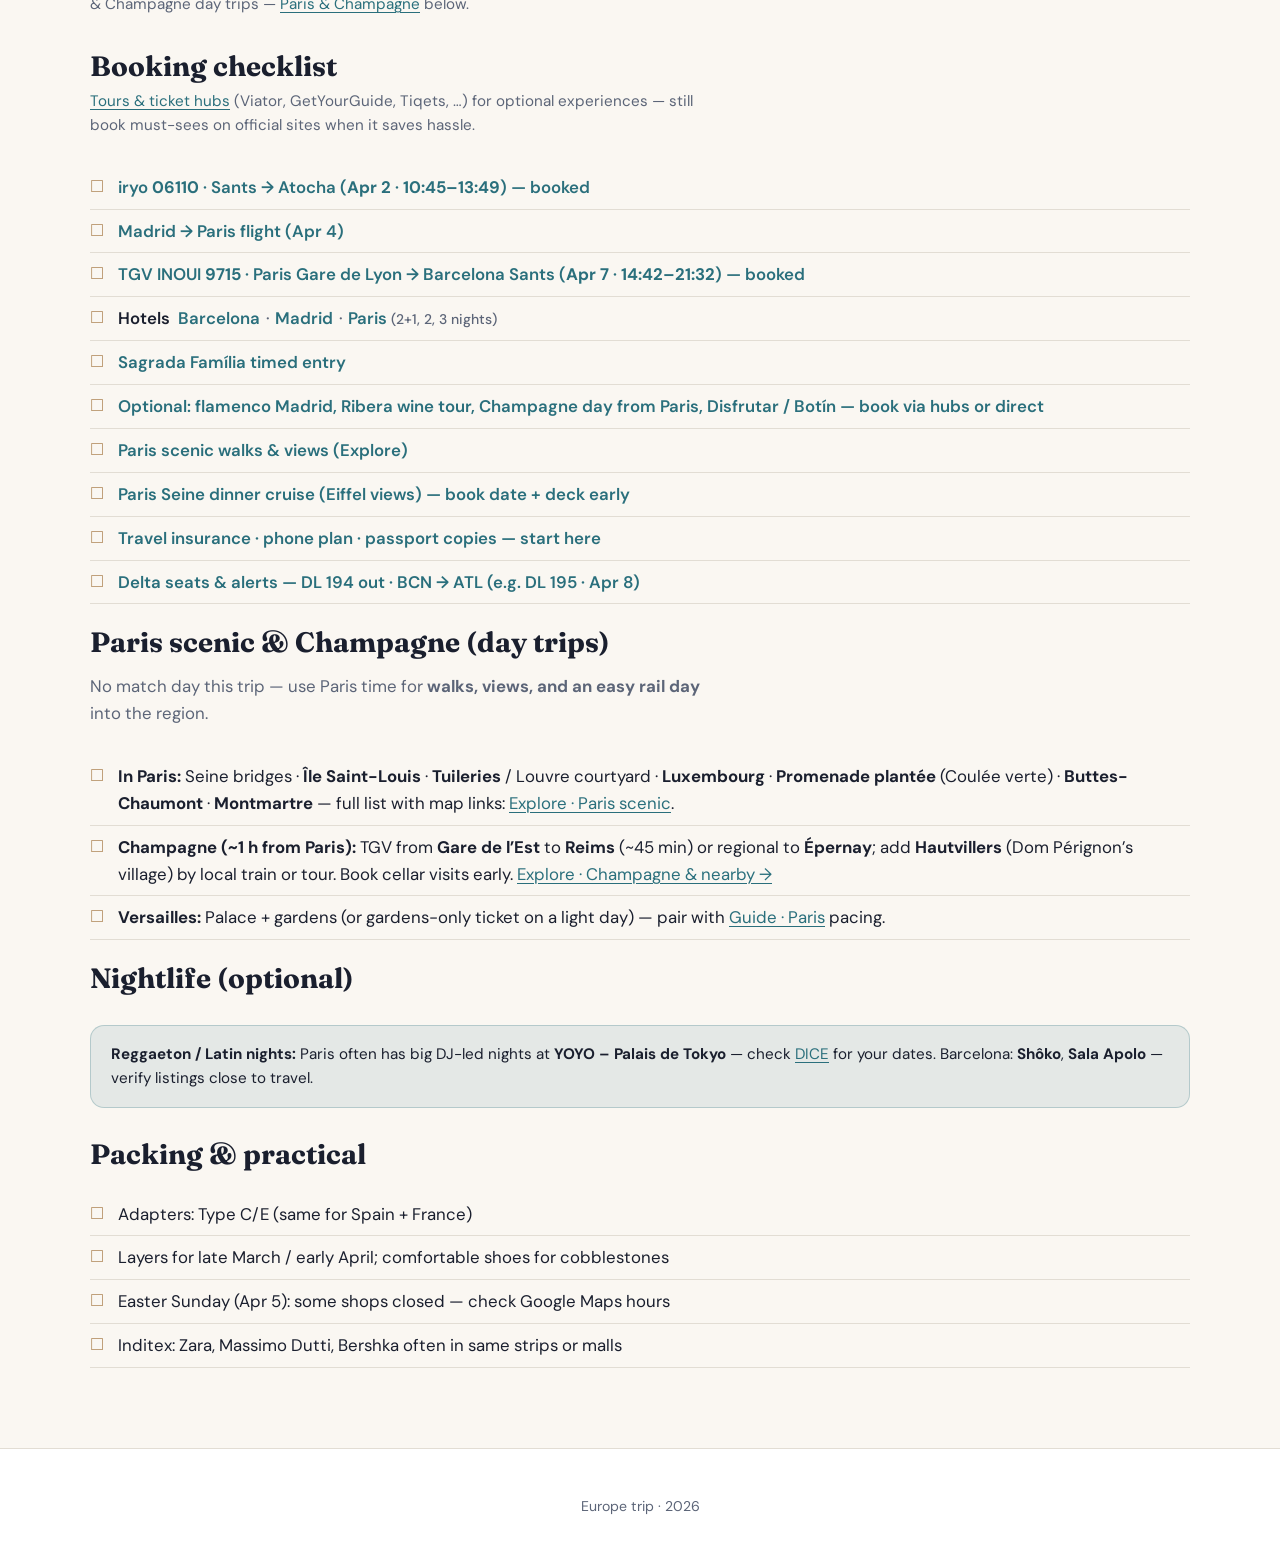
<file: public/logistics.html>
<!DOCTYPE html>
<html lang="en">
<head>
  <meta charset="UTF-8" />
  <meta name="viewport" content="width=device-width, initial-scale=1" />
  <title>Logistics — flights, trains, checklist</title>
  <link rel="preconnect" href="https://fonts.googleapis.com" />
  <link rel="preconnect" href="https://fonts.gstatic.com" crossorigin />
  <link href="https://fonts.googleapis.com/css2?family=DM+Sans:ital,opsz,wght@0,9..40,400;0,9..40,600;0,9..40,700&family=Fraunces:opsz,wght@9..144,600;9..144,700&display=swap" rel="stylesheet" />
  <link rel="stylesheet" href="css/main.css" />
</head>
<body>
  <script src="js/auth-config.js"></script>
  <script src="js/site-gate.js"></script>
  <header class="site-header">
    <div class="site-header__inner">
      <a class="logo" href="index.html">Europe trip <span>2026</span></a>
      <button type="button" class="nav-toggle" aria-expanded="false" aria-controls="site-nav">Menu</button>
      <nav class="site-nav" id="site-nav" aria-label="Main">
        <ul>
          <li><a href="index.html">Home</a></li>
          <li><a href="itinerary.html">Itinerary</a></li>
          <li><a href="explore.html">Explore</a></li>
          <li><a href="visuals.html">Visuals</a></li>
          <li><a href="logistics.html" aria-current="page">Logistics</a></li>
          <li><a href="guide.html">Guide</a></li>
          <li><a href="map.html">Map</a></li>
        </ul>
      </nav>
    </div>
  </header>

  <div class="page-hero page-hero--rich">
    <div class="wrap">
      <h1>Logistics</h1>
      <p>Flights, trains, bookings, and practical notes — Schengen, adapters, Easter hours. Apr 8 return: <a href="guide.html#apr8">return-day guide</a> (typical ~10:55 BCN departure per published timetables).</p>
    </div>
  </div>

  <main>
    <div class="wrap">
      <h2 class="section-title">Flights &amp; trains</h2>
      <p class="section-lead" style="margin-top:-0.5rem;">Timetable rows below match <a href="https://info.flightmapper.net/flight/Delta_Air_Lines_DL_194" target="_blank" rel="noopener">FlightMapper · DL&nbsp;194</a> and <a href="https://info.flightmapper.net/flight/Delta_Air_Lines_DL_195" target="_blank" rel="noopener">FlightMapper · DL&nbsp;195</a> as of <strong>Feb&nbsp;2026</strong> (season blocks from <strong>8 Jan / 9 Jan 2026</strong>) — <strong>always confirm on Delta’s app / boarding pass</strong>.</p>
      <div class="table-wrap">
        <table>
          <thead>
            <tr>
              <th>Leg</th>
              <th>Departs</th>
              <th>Arrives</th>
              <th>Notes</th>
            </tr>
          </thead>
          <tbody>
            <tr>
              <td><strong>Atlanta → Barcelona</strong><br /><small>DL 194</small></td>
              <td><strong>5:50 PM Eastern</strong> <small>(17:50)</small></td>
              <td><strong>8:40 AM</strong> BCN <small>(next morning · local)</small></td>
              <td>Block <strong>~8h 50m</strong>. From <strong>8 Jan 2026</strong>: <strong>Tue / Thu / Sat</strong> only from ATL. <strong>Mar 31, 2026 is Tuesday</strong> — that usually means <strong>ATL departure evening Mar 31</strong> → <strong>BCN morning Apr 1</strong> on this flight; if your itinerary says <strong>BCN arrival Mar 31</strong>, your ticket may differ (codeshare / other day) — <strong>use confirmation</strong>.</td>
            </tr>
            <tr>
              <td><strong>Barcelona → Atlanta</strong><br /><small>See flight # note below</small></td>
              <td><strong>10:55 AM</strong> BCN <small>(local)</small></td>
              <td><strong>3:35 PM Eastern</strong> ATL <small>(15:35)</small></td>
              <td>Block <strong>~10h 40m</strong>. From <strong>9 Jan 2026</strong>: <strong>Wed / Fri / Sun</strong>. <strong>Wed Apr&nbsp;8&nbsp;2026</strong> matches. US-bound: be at BCN <strong>~3 hours</strong> before departure (~<strong>7:55 AM</strong> if 10:55 holds). <a href="guide.html#apr8">Apr 8 checklist →</a></td>
            </tr>
            <tr>
              <td><strong>Barcelona → Madrid</strong><br /><small>iryo 06110</small></td>
              <td><strong>10:45</strong> BCN <small>(Sants)</small></td>
              <td><strong>13:49</strong> Madrid <small>(Atocha)</small></td>
              <td><strong>Thu 2 Apr 2026</strong> · ~<strong>3h 04m</strong> · <strong>Inicial Superior</strong> · coach <strong>5</strong> · seats <strong>16C</strong> &amp; <strong>16D</strong> · locator <strong>F9YV8G</strong> — match <em>your</em> PDF / <a href="https://www.iryo.eu" target="_blank" rel="noopener">iryo</a> app.</td>
            </tr>
            <tr>
              <td><strong>Madrid → Paris</strong></td>
              <td>—</td>
              <td>—</td>
              <td>Book separately · ~2 h · compare <strong>CDG</strong> vs <strong>ORY</strong> for hotel access.</td>
            </tr>
            <tr>
              <td><strong>Paris → Barcelona</strong></td>
              <td><strong>14:42</strong> Paris <small>(Gare de Lyon)</small></td>
              <td><strong>21:32</strong> Barcelona <small>(Sants)</small></td>
              <td><strong>TGV INOUI 9715</strong> · <strong>Tue 7 Apr 2026</strong> · ~<strong>6h 50m</strong> · 2nd class · coach <strong>18</strong> (upper) · seats <strong>875</strong> &amp; <strong>879</strong> — match <em>your</em> PDF / SNCF app. Arrive night before <strong>Apr 8</strong> US flight.</td>
            </tr>
          </tbody>
        </table>
      </div>
      <div class="callout callout--info">
        <strong>Flight number for BCN → ATL:</strong> Public schedule sites list this nonstop as <strong>Delta DL&nbsp;195</strong>. <strong>DL&nbsp;95</strong> (without the “1”) is often <strong>Paris CDG → Detroit</strong>, not Barcelona. If your confirmation shows <strong>DL&nbsp;095</strong> / codeshare digits, use the <strong>times on your boarding pass</strong> — they should align with the BCN–ATL nonstop block above when it’s the same routing.
      </div>

      <h2 class="section-title">Ground transport</h2>
      <div class="table-wrap">
        <table>
          <thead>
            <tr>
              <th>Segment</th>
              <th>How</th>
            </tr>
          </thead>
          <tbody>
            <tr>
              <td>Barcelona ↔ Madrid</td>
              <td><strong>AVE</strong> / high-speed train · <strong>Sants ↔ Atocha</strong> (or <strong>Chamartín</strong>) · ~2.5–3 h · booking links below → <a href="#trains-bcn-mad">Book trains</a></td>
            </tr>
            <tr>
              <td>Airports ↔ city</td>
              <td>BCN: Aerobus / train · MAD: metro or train · Paris: <strong>RER B</strong> (CDG) · Orlybus / RER (ORY)</td>
            </tr>
            <tr>
              <td>Within cities</td>
              <td>Metro + walking; consider multi-day transit cards where it pays off.</td>
            </tr>
          </tbody>
        </table>
      </div>

      <h2 class="section-title" id="trains-bcn-mad">Book Barcelona ↔ Madrid trains</h2>
      <p class="section-lead" style="margin-top:-0.35rem;">High-speed only ~<strong>2.5–3 h</strong> center to center. Search <strong>Barcelona Sants</strong> → <strong>Madrid Atocha</strong> or <strong>Chamartín–Clara Campoamor</strong>; compare prices across Renfe, iryo, and Ouigo.</p>
      <div class="callout callout--info">
        <strong>Booked:</strong> <strong>iryo 06110</strong> · <strong>Thu 2 Apr 2026</strong> · dep <strong>10:45 Barcelona Sants</strong> · arr <strong>13:49 Madrid Puerta de Atocha</strong> · coach <strong>5</strong> · seats <strong>16C</strong> &amp; <strong>16D</strong> · locator <strong>F9YV8G</strong>. Be at Sants <strong>≥30 min</strong> early; boarding closes <strong>2 min</strong> before departure (per iryo). ADIF speed restrictions may cause delays on this corridor.
      </div>
      <ul class="booking-hub-list">
        <li><a href="https://www.renfe.com" target="_blank" rel="noopener">Renfe</a> — official AVE and other Spanish rail; widest schedule for classic AVE.</li>
        <li><a href="https://www.thetrainline.com" target="_blank" rel="noopener">Trainline</a> — book AVE and many European trains in English; mobile tickets.</li>
        <li><a href="https://www.omio.com/" target="_blank" rel="noopener">Omio</a> — compare Renfe, iryo, Ouigo and times in one search; cross-check final price on the operator if needed.</li>
        <li><a href="https://www.iryo.eu" target="_blank" rel="noopener">iryo</a> — private high-speed operator in Spain; often competitive fares.</li>
        <li><a href="https://www.ouigo.com/es/en" target="_blank" rel="noopener">Ouigo Spain</a> — low-cost high-speed (check luggage rules and station).</li>
      </ul>

      <h2 class="section-title" id="trains-paris-bcn">Paris ↔ Barcelona trains</h2>
      <p class="section-lead" style="margin-top:-0.35rem;">Fast high-speed trains are usually ~<strong>6h 45m–7h</strong>. <strong>Booked for this trip:</strong> <strong>Tue 7 Apr 2026</strong> · <strong>TGV INOUI 9715</strong> · dep <strong>14:42 Gare de Lyon</strong> · arr <strong>21:32 Sants</strong> · coach <strong>18</strong> upper · seats per your confirmation.</p>
      <div class="callout callout--info">
        <strong>Day-of:</strong> Reach <strong>Gare de Lyon</strong> with <strong>30–45+ min</strong> buffer (luggage, platforms). After <strong>21:32</strong> at Sants, take <strong>metro</strong> or taxi to your <strong>Apr 7–8</strong> Barcelona hotel — keep dinner light; <strong>Apr 8</strong> BCN check-in is early for US flights.
      </div>
      <ul class="booking-hub-list">
        <li><a href="https://www.thetrainline.com" target="_blank" rel="noopener">Trainline</a> — route comparison in English; mobile tickets.</li>
        <li><a href="https://www.omio.com/" target="_blank" rel="noopener">Omio</a> — compare multiple rail options in one checkout.</li>
        <li><a href="https://www.sncf-connect.com/en-en/" target="_blank" rel="noopener">SNCF Connect</a> — official French rail search (useful for TGV pricing / times).</li>
        <li><a href="https://www.oui.sncf/en-en/" target="_blank" rel="noopener">Oui.sncf</a> — sometimes shows the same TGV options with different UI.</li>
      </ul>

      <h2 class="section-title" id="booking-sites">Tours, tickets &amp; reservation sites</h2>
      <p class="section-lead" style="margin-top:-0.35rem;">Use <strong>official</strong> pages for must-do timed entries (Sagrada, big museums, wine cellars). Aggregators help compare experiences, skip-the-line options, and cancellation rules — check the <strong>operator</strong> and recent reviews before you pay.</p>
      <ul class="booking-hub-list">
        <li><a href="https://www.viator.com/" target="_blank" rel="noopener">Viator</a> — day tours, food walks, transfers, bundles (global, Tripadvisor-owned).</li>
        <li><a href="https://www.getyourguide.com/" target="_blank" rel="noopener">GetYourGuide</a> — similar catalog; filter by city + “skip the line” / small group.</li>
        <li><a href="https://www.tiqets.com/" target="_blank" rel="noopener">Tiqets</a> — museum &amp; attraction tickets, often mobile entry.</li>
        <li><a href="https://www.headout.com/" target="_blank" rel="noopener">Headout</a> — city experiences &amp; shows (compare prices with the two above).</li>
        <li><a href="https://sagradafamilia.org/en/tickets" target="_blank" rel="noopener">Sagrada Família — official tickets</a> — book timed entry direct when possible.</li>
        <li><a href="https://www.parismuseumpass.fr/en" target="_blank" rel="noopener">Paris Museum Pass</a> — optional if you’re hitting many museums; math the days vs à la carte.</li>
        <li><a href="https://www.thefork.com/" target="_blank" rel="noopener">TheFork</a> — restaurant reservations in Spain &amp; France (discounts on some slots).</li>
        <li><a href="https://www.opentable.com/" target="_blank" rel="noopener">OpenTable</a> — backup for sit-down bookings where venues list it.</li>
        <li><a href="https://www.omio.com/" target="_blank" rel="noopener">Omio</a> — compare trains, buses &amp; some flights in one search (always cross-check with <a href="https://www.renfe.com" target="_blank" rel="noopener">Renfe</a> / <a href="https://www.sncf-connect.com/en-en/" target="_blank" rel="noopener">SNCF Connect</a> for best fares).</li>
        <li><a href="https://www.thetrainline.com" target="_blank" rel="noopener">Trainline</a> — AVE &amp; European rail tickets (see also Renfe above).</li>
        <li><a href="https://www.bateauxparisiens.com/en/" target="_blank" rel="noopener">Bateaux Parisiens</a> — official Seine dinner cruises (see <a href="explore.html#seine-dinner">Explore · Seine dinner</a>).</li>
      </ul>
      <p class="section-lead" style="font-size:0.95rem;color:var(--muted);margin-top:-0.25rem;"><strong>Flights:</strong> airline sites or Google Flights; <strong>hotels:</strong> your usual OTA or direct. <strong>Paris:</strong> scenic walks &amp; Champagne day trips — <a href="#paris-champagne">Paris &amp; Champagne</a> below.</p>

      <h2 class="section-title">Booking checklist</h2>
      <p class="section-lead" style="margin-top:-0.5rem;font-size:0.95rem;"><a href="#booking-sites">Tours &amp; ticket hubs</a> (Viator, GetYourGuide, Tiqets, …) for optional experiences — still book must-sees on official sites when it saves hassle.</p>
      <ul class="checklist checklist--links">
        <li><a class="checklist-link" href="#trains-bcn-mad">iryo <strong>06110</strong> · Sants → Atocha (<strong>Apr 2</strong> · <strong>10:45–13:49</strong>) — booked</a></li>
        <li><a class="checklist-link" href="https://www.google.com/travel/flights?q=Flights%20from%20Madrid%20to%20Paris" target="_blank" rel="noopener">Madrid → Paris flight (Apr 4)</a></li>
        <li><a class="checklist-link" href="#trains-paris-bcn">TGV INOUI <strong>9715</strong> · Paris Gare de Lyon → Barcelona Sants (<strong>Apr 7</strong> · <strong>14:42–21:32</strong>) — booked</a></li>
        <li class="checklist__multi"><span class="checklist__multi-label">Hotels</span> <a href="https://www.booking.com/searchresults.en-gb.html?ss=Barcelona%2C+Catalonia%2C+Spain" target="_blank" rel="noopener">Barcelona</a><span class="checklist__sep">·</span><a href="https://www.booking.com/searchresults.en-gb.html?ss=Madrid%2C+Spain" target="_blank" rel="noopener">Madrid</a><span class="checklist__sep">·</span><a href="https://www.booking.com/searchresults.en-gb.html?ss=Paris%2C+France" target="_blank" rel="noopener">Paris</a> <small class="checklist__hint">(2+1, 2, 3 nights)</small></li>
        <li><a class="checklist-link" href="https://sagradafamilia.org/en/tickets" target="_blank" rel="noopener">Sagrada Família timed entry</a></li>
        <li><a class="checklist-link" href="#booking-sites">Optional: flamenco Madrid, Ribera wine tour, Champagne day from Paris, Disfrutar / Botín — book via hubs or direct</a></li>
        <li><a class="checklist-link" href="explore.html#paris-scenic">Paris scenic walks &amp; views (Explore)</a></li>
        <li><a class="checklist-link" href="explore.html#seine-dinner">Paris Seine dinner cruise (Eiffel views) — book date + deck early</a></li>
        <li><a class="checklist-link" href="https://www.google.com/search?q=travel+insurance+europe+trip+schengen" target="_blank" rel="noopener">Travel insurance · phone plan · passport copies — start here</a></li>
        <li><a class="checklist-link" href="https://www.delta.com" target="_blank" rel="noopener">Delta seats &amp; alerts — DL 194 out · BCN → ATL (e.g. DL 195 · Apr 8)</a></li>
      </ul>

      <h2 class="section-title" id="paris-champagne">Paris scenic &amp; Champagne (day trips)</h2>
      <p class="section-lead">No match day this trip — use Paris time for <strong>walks, views, and an easy rail day</strong> into the region.</p>
      <ul class="checklist">
        <li><strong>In Paris:</strong> Seine bridges · <strong>Île Saint-Louis</strong> · <strong>Tuileries</strong> / Louvre courtyard · <strong>Luxembourg</strong> · <strong>Promenade plantée</strong> (Coulée verte) · <strong>Buttes-Chaumont</strong> · <strong>Montmartre</strong> — full list with map links: <a href="explore.html#paris-scenic">Explore · Paris scenic</a>.</li>
        <li><strong>Champagne (~1 h from Paris):</strong> TGV from <strong>Gare de l’Est</strong> to <strong>Reims</strong> (~45 min) or regional to <strong>Épernay</strong>; add <strong>Hautvillers</strong> (Dom Pérignon’s village) by local train or tour. Book cellar visits early. <a href="explore.html#champagne">Explore · Champagne &amp; nearby →</a></li>
        <li><strong>Versailles:</strong> Palace + gardens (or gardens-only ticket on a light day) — pair with <a href="guide.html#paris">Guide · Paris</a> pacing.</li>
      </ul>

      <h2 class="section-title">Nightlife (optional)</h2>
      <div class="callout callout--info">
        <strong>Reggaeton / Latin nights:</strong> Paris often has big DJ-led nights at <strong>YOYO – Palais de Tokyo</strong> — check <a href="https://dice.fm" target="_blank" rel="noopener">DICE</a> for your dates. Barcelona: <strong>Shôko</strong>, <strong>Sala Apolo</strong> — verify listings close to travel.
      </div>

      <h2 class="section-title">Packing &amp; practical</h2>
      <ul class="checklist">
        <li>Adapters: Type C/E (same for Spain + France)</li>
        <li>Layers for late March / early April; comfortable shoes for cobblestones</li>
        <li>Easter Sunday (Apr 5): some shops closed — check Google Maps hours</li>
        <li>Inditex: Zara, Massimo Dutti, Bershka often in same strips or malls</li>
      </ul>
    </div>
  </main>

  <footer class="site-footer">
    <div class="wrap">
      <p>Europe trip · <span id="js-year"></span></p>
    </div>
  </footer>
  <script src="js/main.js"></script>
</body>
</html>
</file>
<file: public/css/main.css>
/* Europe trip — editorial travel site */
:root {
  --bg: #faf7f2;
  --bg-card: #ffffff;
  --ink: #1a1f2e;
  --muted: #5c6578;
  --line: #e2ddd4;
  --accent: #c45c3e;
  --accent-soft: rgba(196, 92, 62, 0.12);
  --sea: #2a6f7c;
  --gold: #b8956a;
  --radius: 14px;
  --shadow: 0 12px 40px rgba(26, 31, 46, 0.08);
  --font: "DM Sans", system-ui, sans-serif;
  --font-display: "Fraunces", Georgia, serif;
  --max: 1100px;
}

*,
*::before,
*::after {
  box-sizing: border-box;
}

html {
  scroll-behavior: smooth;
}

body {
  margin: 0;
  font-family: var(--font);
  font-size: 1.05rem;
  line-height: 1.6;
  color: var(--ink);
  background: var(--bg);
  min-height: 100vh;
}

a {
  color: var(--sea);
  text-decoration-thickness: 1px;
  text-underline-offset: 3px;
}

a:hover {
  color: var(--accent);
}

img {
  max-width: 100%;
  height: auto;
}

.wrap {
  width: min(100% - 2rem, var(--max));
  margin-inline: auto;
}

/* Header */
.site-header {
  background: var(--bg-card);
  border-bottom: 1px solid var(--line);
  position: sticky;
  top: 0;
  z-index: 50;
  box-shadow: 0 1px 0 rgba(0, 0, 0, 0.04);
}

.site-header__inner {
  display: flex;
  align-items: center;
  justify-content: space-between;
  gap: 1rem;
  padding: 0.85rem 0;
  width: min(100% - 2rem, var(--max));
  margin-inline: auto;
}

.logo {
  font-family: var(--font-display);
  font-weight: 700;
  font-size: 1.15rem;
  color: var(--ink);
  text-decoration: none;
  letter-spacing: -0.02em;
  line-height: 1.2;
  flex-shrink: 1;
  min-width: 0;
}

.logo span {
  color: var(--accent);
}

.nav-toggle {
  display: none;
  border: 1px solid var(--line);
  background: var(--bg);
  padding: 0.5rem 0.75rem;
  border-radius: 8px;
  font-size: 0.85rem;
  cursor: pointer;
}

.site-nav ul {
  list-style: none;
  margin: 0;
  padding: 0;
  display: flex;
  flex-wrap: wrap;
  gap: 0.25rem 1.25rem;
}

.site-nav a {
  font-weight: 600;
  font-size: 0.92rem;
  color: var(--muted);
  text-decoration: none;
}

.site-nav a:hover,
.site-nav a[aria-current="page"] {
  color: var(--accent);
}

@media (max-width: 768px) {
  .logo {
    font-size: 0.92rem;
  }

  .nav-toggle {
    display: block;
  }
  .site-nav {
    display: none;
    position: absolute;
    left: 0;
    right: 0;
    top: 100%;
    background: var(--bg-card);
    border-bottom: 1px solid var(--line);
    padding: 1rem;
  }
  .site-nav.is-open {
    display: block;
  }
  .site-nav ul {
    flex-direction: column;
    gap: 0.5rem;
  }
}

/* Hero */
.hero {
  position: relative;
  padding: 3rem 0 3.5rem;
  background: linear-gradient(165deg, #fff 0%, #f3ebe3 45%, #e8dfd4 100%);
  border-bottom: 1px solid var(--line);
  overflow: hidden;
}

.hero--rich {
  padding: 3.25rem 0 3.75rem;
  background:
    radial-gradient(ellipse 90% 70% at 0% 20%, rgba(196, 92, 62, 0.14), transparent 55%),
    radial-gradient(ellipse 70% 60% at 100% 0%, rgba(42, 111, 124, 0.12), transparent 50%),
    radial-gradient(ellipse 50% 40% at 80% 100%, rgba(184, 149, 106, 0.18), transparent 45%),
    linear-gradient(168deg, #fffcf8 0%, #f5ebe2 40%, #ebe3d8 100%);
}

.hero--rich::before {
  content: "";
  position: absolute;
  inset: 0;
  background-image: url("data:image/svg+xml,%3Csvg viewBox='0 0 256 256' xmlns='http://www.w3.org/2000/svg'%3E%3Cfilter id='n'%3E%3CfeTurbulence type='fractalNoise' baseFrequency='0.85' numOctaves='4' stitchTiles='stitch'/%3E%3C/filter%3E%3Crect width='100%25' height='100%25' filter='url(%23n)' opacity='0.04'/%3E%3C/svg%3E");
  pointer-events: none;
  opacity: 0.7;
}

.hero--rich .wrap {
  position: relative;
  z-index: 1;
}

.hero__eyebrow {
  font-size: 0.72rem;
  font-weight: 800;
  letter-spacing: 0.22em;
  text-transform: uppercase;
  color: var(--sea);
  margin: 0 0 0.65rem;
}

.hero__flights {
  display: grid;
  grid-template-columns: repeat(auto-fit, minmax(240px, 1fr));
  gap: 1rem;
  margin: 1.75rem 0 1.5rem;
}

.flight-card {
  background: rgba(255, 255, 255, 0.82);
  backdrop-filter: blur(10px);
  border-radius: 16px;
  padding: 1.15rem 1.25rem 1.2rem;
  border: 1px solid rgba(226, 221, 212, 0.9);
  box-shadow: 0 8px 32px rgba(26, 31, 46, 0.07);
  position: relative;
  overflow: hidden;
}

.flight-card::before {
  content: "";
  position: absolute;
  top: 0;
  left: 0;
  right: 0;
  height: 4px;
  border-radius: 16px 16px 0 0;
}

.flight-card--out::before {
  background: linear-gradient(90deg, var(--sea), #4a9aaa);
}

.flight-card--home::before {
  background: linear-gradient(90deg, var(--accent), #e0785a);
}

.flight-card__icon {
  font-size: 1.35rem;
  line-height: 1;
  margin-bottom: 0.35rem;
}

.flight-card__route {
  font-family: var(--font-display);
  font-weight: 700;
  font-size: 1.05rem;
  color: var(--ink);
  margin-bottom: 0.25rem;
}

.flight-card__meta {
  font-size: 0.8rem;
  font-weight: 700;
  color: var(--accent);
  letter-spacing: 0.04em;
  margin-bottom: 0.35rem;
}

.flight-card__detail {
  font-size: 0.88rem;
  color: var(--muted);
  line-height: 1.45;
  margin: 0;
}

.flight-card__link {
  display: inline-block;
  margin-top: 0.65rem;
  font-size: 0.82rem;
  font-weight: 700;
  text-decoration: none;
  color: var(--sea);
}

.flight-card__link:hover {
  color: var(--accent);
}

.hero h1 {
  font-family: var(--font-display);
  font-size: clamp(2rem, 5vw, 3rem);
  font-weight: 700;
  line-height: 1.12;
  margin: 0 0 1rem;
  letter-spacing: -0.03em;
}

.hero__route {
  font-size: 1.15rem;
  font-weight: 600;
  color: var(--sea);
  margin-bottom: 1rem;
}

.hero__meta {
  display: flex;
  flex-wrap: wrap;
  gap: 0.5rem;
  margin-bottom: 1.5rem;
}

.tag {
  display: inline-block;
  padding: 0.35rem 0.75rem;
  border-radius: 999px;
  font-size: 0.8rem;
  font-weight: 700;
  background: var(--bg-card);
  border: 1px solid var(--line);
  color: var(--ink);
}

.tag--accent {
  background: var(--accent-soft);
  border-color: rgba(196, 92, 62, 0.25);
  color: var(--accent);
}

.hero__lead {
  max-width: 38rem;
  color: var(--muted);
  margin-bottom: 1.5rem;
}

.btn-row {
  display: flex;
  flex-wrap: wrap;
  gap: 0.65rem;
}

.btn {
  display: inline-flex;
  align-items: center;
  justify-content: center;
  padding: 0.65rem 1.2rem;
  border-radius: 10px;
  font-weight: 700;
  font-size: 0.9rem;
  text-decoration: none;
  border: none;
  cursor: pointer;
}

.btn--primary {
  background: var(--accent);
  color: #fff;
}

.btn--primary:hover {
  filter: brightness(1.05);
  color: #fff;
}

.btn--ghost {
  background: var(--bg-card);
  color: var(--ink);
  border: 1px solid var(--line);
}

.btn--ghost:hover {
  border-color: var(--accent);
  color: var(--accent);
}

/* Sections */
main {
  padding: 2.5rem 0 4rem;
}

.section-title {
  font-family: var(--font-display);
  font-size: 1.75rem;
  font-weight: 700;
  margin: 0 0 0.5rem;
}

#booking-sites,
#trains-bcn-mad {
  scroll-margin-top: 5.5rem;
}

.section-lead {
  color: var(--muted);
  margin: 0 0 1.75rem;
  max-width: 40rem;
}

/* Cards grid */
.grid-3 {
  display: grid;
  grid-template-columns: repeat(auto-fit, minmax(260px, 1fr));
  gap: 1.25rem;
  margin-bottom: 2.5rem;
}

.card {
  background: var(--bg-card);
  border-radius: var(--radius);
  border: 1px solid var(--line);
  padding: 1.35rem 1.4rem;
  box-shadow: var(--shadow);
  display: flex;
  flex-direction: column;
  gap: 0.5rem;
}

.card h3 {
  font-family: var(--font-display);
  font-size: 1.2rem;
  margin: 0;
}

.card p {
  margin: 0;
  color: var(--muted);
  font-size: 0.95rem;
  flex: 1;
}

.card__link {
  font-weight: 700;
  font-size: 0.9rem;
  margin-top: 0.25rem;
}

/* Timeline itinerary */
.timeline {
  position: relative;
  padding-left: 0;
  list-style: none;
  margin: 0;
}

.timeline-item {
  display: grid;
  grid-template-columns: 7.5rem 1fr;
  gap: 1rem 1.5rem;
  padding: 1.25rem 0;
  border-bottom: 1px solid var(--line);
}

@media (max-width: 600px) {
  .timeline-item {
    grid-template-columns: 1fr;
    gap: 0.35rem;
  }
}

.timeline-item:last-child {
  border-bottom: none;
}

.timeline-item__date {
  font-weight: 800;
  font-size: 0.85rem;
  color: var(--accent);
  text-transform: uppercase;
  letter-spacing: 0.04em;
}

.timeline-item__where {
  font-weight: 700;
  font-size: 1.05rem;
  margin-bottom: 0.35rem;
}

.timeline-item__body {
  color: var(--muted);
  font-size: 0.95rem;
}

.timeline-item__body strong {
  color: var(--ink);
}

/* Tables */
.table-wrap {
  overflow-x: auto;
  border-radius: var(--radius);
  border: 1px solid var(--line);
  background: var(--bg-card);
  margin: 1.5rem 0;
  box-shadow: var(--shadow);
}

table {
  width: 100%;
  border-collapse: collapse;
  font-size: 0.92rem;
}

th,
td {
  padding: 0.75rem 1rem;
  text-align: left;
  border-bottom: 1px solid var(--line);
}

th {
  background: var(--bg);
  font-weight: 800;
  font-size: 0.75rem;
  text-transform: uppercase;
  letter-spacing: 0.06em;
  color: var(--muted);
}

tr:last-child td {
  border-bottom: none;
}

/* City explore blocks */
.city-block {
  margin-bottom: 2.5rem;
  padding: 1.5rem 1.75rem;
  background: var(--bg-card);
  border-radius: var(--radius);
  border: 1px solid var(--line);
  box-shadow: var(--shadow);
}

.city-block h2 {
  font-family: var(--font-display);
  font-size: 1.45rem;
  margin: 0 0 1.25rem;
  padding-bottom: 0.75rem;
  border-bottom: 3px solid var(--gold);
}

.city-block__kicker {
  font-size: 0.72rem;
  font-weight: 800;
  letter-spacing: 0.14em;
  text-transform: uppercase;
  color: var(--gold);
  margin: 0 0 0.4rem;
}

.city-block--spain-notes h2 {
  margin-top: 0;
}

#friends-bcn-list {
  scroll-margin-top: 5.5rem;
}

.city-block--spain-notes {
  border-left: 4px solid var(--sea);
  background: linear-gradient(125deg, rgba(42, 111, 124, 0.07), transparent 50%);
}

.city-block--spain-notes__lead {
  margin-top: -0.35rem;
  margin-bottom: 1.25rem;
}

.spot-list--spain-notes {
  margin-top: 0;
}

.cat {
  margin-bottom: 1.25rem;
}

.cat:last-child {
  margin-bottom: 0;
}

.cat__label {
  font-size: 0.72rem;
  font-weight: 800;
  letter-spacing: 0.14em;
  text-transform: uppercase;
  color: var(--sea);
  margin-bottom: 0.5rem;
}

.spot-list {
  list-style: none;
  margin: 0;
  padding: 0;
  display: flex;
  flex-direction: column;
  gap: 0.4rem;
}

.spot-list a {
  display: block;
  padding: 0.45rem 0.65rem;
  border-radius: 8px;
  background: var(--bg);
  font-weight: 600;
  font-size: 0.92rem;
  text-decoration: none;
  color: var(--ink);
  border: 1px solid transparent;
}

.spot-list a:hover {
  border-color: var(--line);
  background: var(--bg-card);
  color: var(--accent);
}

.spot-list small {
  display: block;
  font-weight: 500;
  color: var(--muted);
  font-size: 0.8rem;
  margin-top: 0.15rem;
}

/* Callout */
.callout {
  padding: 1rem 1.25rem;
  border-radius: var(--radius);
  background: var(--accent-soft);
  border: 1px solid rgba(196, 92, 62, 0.2);
  margin: 1.5rem 0;
  font-size: 0.95rem;
}

.callout--info {
  background: rgba(42, 111, 124, 0.1);
  border-color: rgba(42, 111, 124, 0.25);
}

/* Logistics — booking hub links */
.booking-hub-list {
  list-style: none;
  margin: 0 0 1.5rem;
  padding: 0;
  max-width: 44rem;
  display: flex;
  flex-direction: column;
  gap: 0.55rem;
}

.booking-hub-list li {
  padding: 0.5rem 0.75rem;
  border-radius: 10px;
  background: var(--bg-card);
  border: 1px solid var(--line);
  font-size: 0.95rem;
  color: var(--muted);
  line-height: 1.45;
}

.booking-hub-list a {
  font-weight: 700;
  color: var(--sea);
  text-decoration: none;
}

.booking-hub-list a:hover {
  color: var(--accent);
  text-decoration: underline;
}

/* Checklist */
.checklist {
  list-style: none;
  padding: 0;
  margin: 1rem 0;
}

.checklist li {
  padding: 0.5rem 0 0.5rem 1.75rem;
  position: relative;
  border-bottom: 1px solid var(--line);
}

.checklist li::before {
  content: "☐";
  position: absolute;
  left: 0;
  color: var(--gold);
  font-size: 1rem;
}

/* Clickable booking checklist (logistics) */
.checklist--links .checklist-link {
  display: block;
  margin: -0.5rem 0 -0.5rem -1.75rem;
  padding: 0.5rem 0.35rem 0.5rem 1.75rem;
  color: var(--sea);
  font-weight: 600;
  text-decoration: none;
  border-radius: 8px;
}

.checklist--links .checklist-link:hover {
  background: var(--accent-soft);
  color: var(--accent);
  text-decoration: underline;
  text-underline-offset: 3px;
}

.checklist--links .checklist__multi {
  color: var(--ink);
}

.checklist--links .checklist__multi-label {
  font-weight: 600;
  margin-right: 0.25rem;
}

.checklist--links .checklist__multi a {
  font-weight: 600;
  color: var(--sea);
  text-decoration: none;
}

.checklist--links .checklist__multi a:hover {
  color: var(--accent);
  text-decoration: underline;
  text-underline-offset: 3px;
}

.checklist--links .checklist__sep {
  margin: 0 0.35rem;
  color: var(--muted);
  font-weight: 500;
}

.checklist--links .checklist__hint {
  color: var(--muted);
  font-weight: 500;
}

/* Map embed */
.map-frame {
  border-radius: var(--radius);
  overflow: hidden;
  border: 1px solid var(--line);
  height: 420px;
  box-shadow: var(--shadow);
  margin: 1.5rem 0;
}

.map-frame iframe {
  width: 100%;
  height: 100%;
  border: 0;
}

/* Footer */
.site-footer {
  padding: 2rem 0;
  border-top: 1px solid var(--line);
  background: var(--bg-card);
  color: var(--muted);
  font-size: 0.88rem;
  text-align: center;
}

.site-footer a {
  font-weight: 600;
}

/* Page header inner pages */
.page-hero {
  padding: 2rem 0 1.5rem;
  border-bottom: 1px solid var(--line);
  margin-bottom: 2rem;
  background: linear-gradient(180deg, #fff, var(--bg));
}

.page-hero h1 {
  font-family: var(--font-display);
  font-size: clamp(1.75rem, 4vw, 2.35rem);
  margin: 0 0 0.5rem;
}

.page-hero p {
  margin: 0;
  color: var(--muted);
  max-width: 36rem;
}

.page-hero--rich {
  background:
    radial-gradient(ellipse 80% 60% at 100% 0%, rgba(196, 92, 62, 0.08), transparent 50%),
    linear-gradient(180deg, #fff, var(--bg));
}

/* Guided recommendations (guide.html) */
.guide-toc {
  display: flex;
  flex-wrap: wrap;
  gap: 0.5rem;
  margin: 1.5rem 0 2rem;
  padding: 0;
  list-style: none;
}

.guide-toc a {
  display: inline-block;
  padding: 0.45rem 0.9rem;
  border-radius: 999px;
  font-size: 0.82rem;
  font-weight: 700;
  background: var(--bg-card);
  border: 1px solid var(--line);
  text-decoration: none;
  color: var(--ink);
}

.guide-toc a:hover {
  border-color: var(--accent);
  color: var(--accent);
}

.guide-block {
  margin-bottom: 2.75rem;
  padding: 1.75rem 1.85rem;
  background: var(--bg-card);
  border-radius: 18px;
  border: 1px solid var(--line);
  box-shadow: var(--shadow);
  scroll-margin-top: 5rem;
}

.guide-block h2 {
  font-family: var(--font-display);
  font-size: 1.5rem;
  margin: 0 0 0.35rem;
  display: flex;
  align-items: center;
  gap: 0.5rem;
}

.guide-block h3 {
  font-size: 1.08rem;
  font-weight: 700;
  margin: 1.5rem 0 0.5rem;
  color: var(--ink);
  scroll-margin-top: 5.5rem;
}

.guide-crosslink {
  margin: 1rem 0 0;
  font-size: 0.92rem;
  color: var(--muted);
}

.guide-block .guide-kicker {
  font-size: 0.75rem;
  font-weight: 800;
  letter-spacing: 0.12em;
  text-transform: uppercase;
  color: var(--gold);
  margin: 0 0 1rem;
}

.rec-list {
  margin: 0.75rem 0 0;
  padding-left: 1.2rem;
  color: var(--muted);
}

.rec-list li {
  margin-bottom: 0.65rem;
  padding-left: 0.25rem;
}

.rec-list li strong {
  color: var(--ink);
}

.rec-list--nums {
  list-style: decimal;
  padding-left: 1.35rem;
}

.guide-highlight {
  margin-top: 1.25rem;
  padding: 1.1rem 1.2rem;
  border-radius: 14px;
  background: linear-gradient(135deg, rgba(42, 111, 124, 0.08), rgba(196, 92, 62, 0.06));
  border: 1px solid var(--line);
}

.guide-highlight h3 {
  font-family: var(--font-display);
  font-size: 1.15rem;
  margin: 0 0 0.5rem;
  color: var(--ink);
}

.guide-highlight p {
  margin: 0;
  font-size: 0.95rem;
  color: var(--muted);
}

.card--accent {
  border-color: rgba(196, 92, 62, 0.25);
  background: linear-gradient(180deg, #fffefb 0%, var(--bg-card) 100%);
}

.index-strip {
  display: grid;
  grid-template-columns: repeat(auto-fit, minmax(200px, 1fr));
  gap: 1rem;
  margin: 2rem 0;
}

.strip-card {
  padding: 1.1rem 1.2rem;
  border-radius: 14px;
  background: var(--bg-card);
  border: 1px solid var(--line);
  text-decoration: none;
  color: inherit;
  transition: transform 0.2s, box-shadow 0.2s;
  box-shadow: 0 4px 20px rgba(26, 31, 46, 0.05);
}

.strip-card:hover {
  transform: translateY(-2px);
  box-shadow: 0 12px 36px rgba(26, 31, 46, 0.1);
  color: inherit;
}

.strip-card__label {
  font-size: 0.7rem;
  font-weight: 800;
  letter-spacing: 0.14em;
  text-transform: uppercase;
  color: var(--sea);
  margin-bottom: 0.35rem;
}

.strip-card__title {
  font-family: var(--font-display);
  font-weight: 700;
  font-size: 1.1rem;
  margin: 0 0 0.25rem;
  color: var(--ink);
}

.strip-card p {
  margin: 0;
  font-size: 0.88rem;
  color: var(--muted);
}

/* Explore → Visuals CTA */
.explore-visual-cta {
  display: flex;
  flex-wrap: wrap;
  align-items: center;
  justify-content: space-between;
  gap: 1rem;
  padding: 1.25rem 1.4rem;
  margin-bottom: 2rem;
  border-radius: 16px;
  background: linear-gradient(125deg, rgba(42, 111, 124, 0.12), rgba(196, 92, 62, 0.1));
  border: 1px solid var(--line);
  box-shadow: var(--shadow);
}

.explore-visual-cta p {
  margin: 0;
  max-width: 36rem;
  color: var(--muted);
  font-size: 0.95rem;
}

.explore-visual-cta strong {
  color: var(--ink);
}

@media (max-width: 768px) {
  .site-header__inner {
    flex-wrap: wrap;
  }
}

@media print {
  .site-header,
  .nav-toggle,
  .btn-row,
  .site-footer {
    display: none !important;
  }
  body {
    background: #fff;
  }
  .card,
  .city-block {
    box-shadow: none;
    break-inside: avoid;
  }
  .explore-visual-cta {
    display: none !important;
  }
}
</file>
